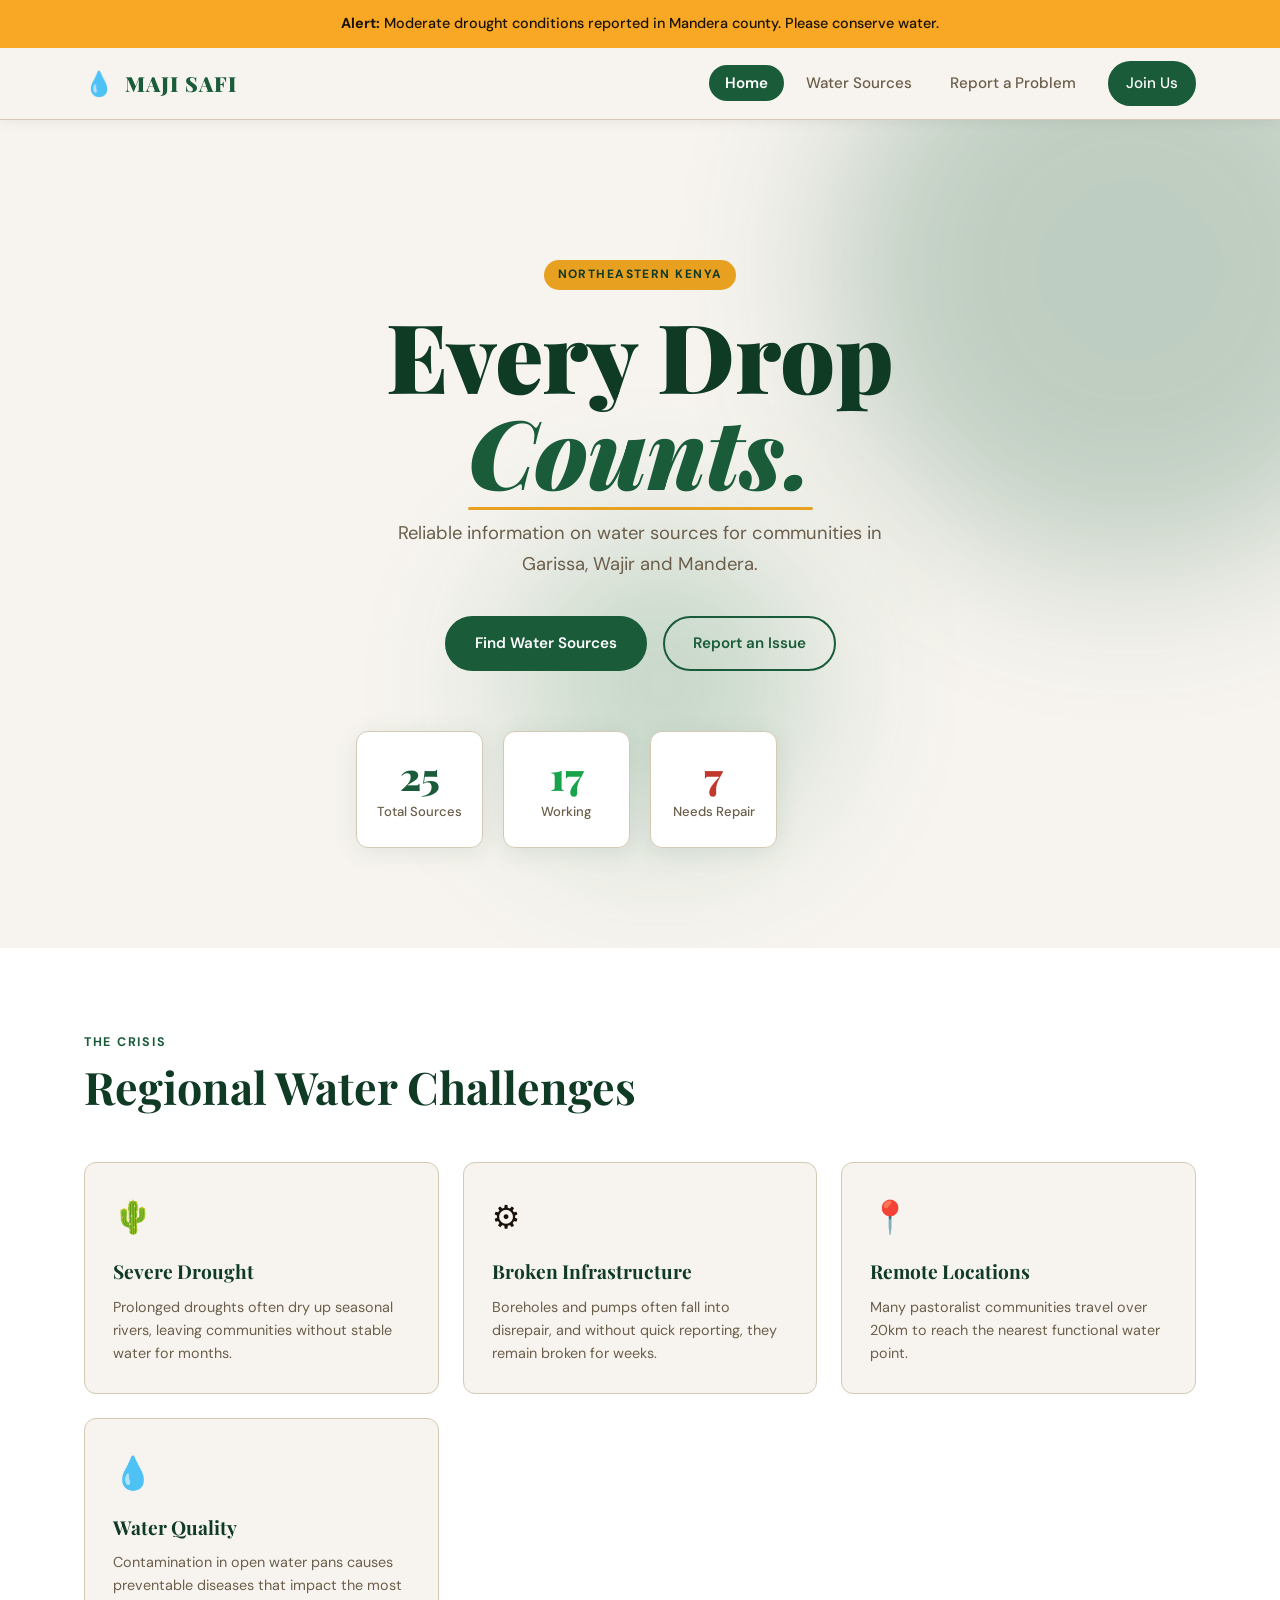
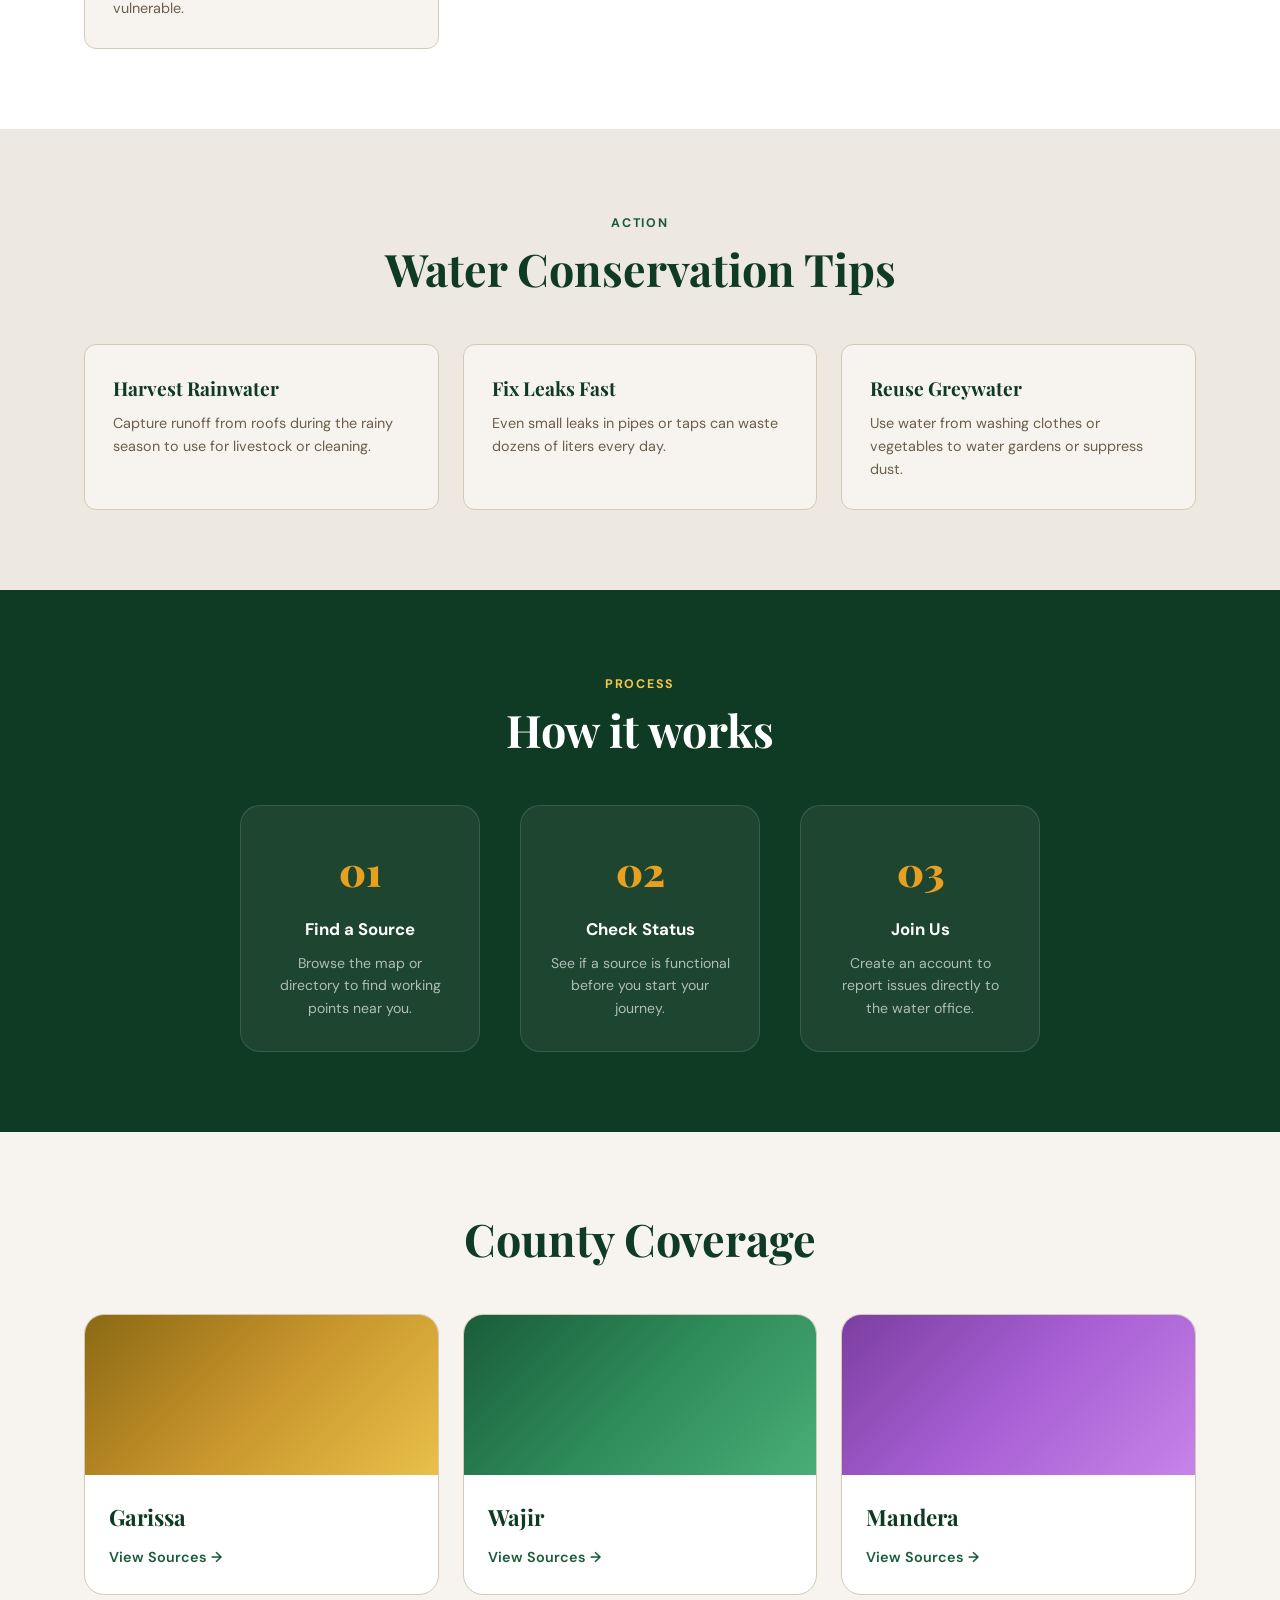
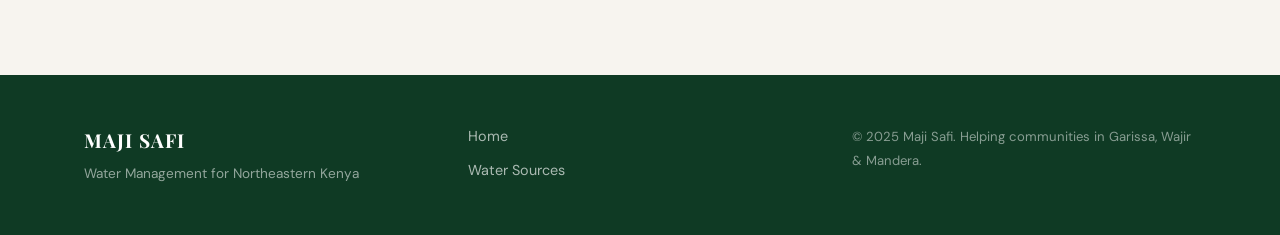
<file: index.html>
<!DOCTYPE html>
<html lang="en">
<head>
  <meta charset="UTF-8" />
  <meta name="viewport" content="width=device-width, initial-scale=1.0"/>
  <title>Maji Safi - Water Management</title>
  <link rel="stylesheet" href="style.css" />
  <link href="https://fonts.googleapis.com/css2?family=Playfair+Display:wght@700;900&family=DM+Sans:wght@300;400;500;600&display=swap" rel="stylesheet"/>
  <script src="auth.js"></script>
</head>
<body>

<div id="droughtAlert" style="display:none; padding: 12px; text-align: center; background: #f9a825; font-size: 0.9rem; font-weight: 500;"></div>

<nav class="navbar">
  <div class="nav-inner">
    <a href="index.html" class="logo">
      <span class="logo-drop">💧</span>
      <span>MAJI SAFI</span>
    </a>
    <button class="hamburger" id="hamburger" aria-label="Menu">
      <span></span><span></span><span></span>
    </button>
    <ul class="nav-links" id="navLinks">
    </ul>
  </div>
</nav>

<section class="hero">
  <div class="hero-bg">
    <div class="blob blob1"></div>
    <div class="blob blob3"></div>
  </div>
  <div class="hero-content">
    <span class="badge">Northeastern Kenya</span>
    <h1>Every Drop<br><em>Counts.</em></h1>
    <p class="hero-sub">Reliable information on water sources for communities in Garissa, Wajir and Mandera.</p>
    <div class="hero-cta" id="heroCta">
      <a href="source.html" class="btn btn-primary">Find Water Sources</a>
      <a href="signup.html" class="btn btn-outline">Join Us</a>
    </div>
  </div>
  <div class="hero-stats">
    <div class="stat-card">
      <span class="stat-num" id="totalSources">48</span>
      <span class="stat-label">Total Sources</span>
    </div>
    <div class="stat-card">
      <span class="stat-num working" id="workingSources">34</span>
      <span class="stat-label">Working</span>
    </div>
    <div class="stat-card">
      <span class="stat-num broken" id="brokenSources">14</span>
      <span class="stat-label">Needs Repair</span>
    </div>
  </div>
</section>

<section class="section challenges-section">
  <div class="container">
    <div class="section-header">
      <span class="section-tag">The Crisis</span>
      <h2>Regional Water Challenges</h2>
    </div>
    <div class="challenges-grid">
      <div class="challenge-card">
        <div class="challenge-icon">🌵</div>
        <h3>Severe Drought</h3>
        <p>Prolonged droughts often dry up seasonal rivers, leaving communities without stable water for months.</p>
      </div>
      <div class="challenge-card">
        <div class="challenge-icon">⚙️</div>
        <h3>Broken Infrastructure</h3>
        <p>Boreholes and pumps often fall into disrepair, and without quick reporting, they remain broken for weeks.</p>
      </div>
      <div class="challenge-card">
        <div class="challenge-icon">📍</div>
        <h3>Remote Locations</h3>
        <p>Many pastoralist communities travel over 20km to reach the nearest functional water point.</p>
      </div>
      <div class="challenge-card">
        <div class="challenge-icon">💧</div>
        <h3>Water Quality</h3>
        <p>Contamination in open water pans causes preventable diseases that impact the most vulnerable.</p>
      </div>
    </div>
  </div>
</section>

<section class="section" style="background: var(--surface2);">
  <div class="container">
    <div class="section-header center">
      <span class="section-tag">Action</span>
      <h2>Water Conservation Tips</h2>
    </div>
    <div class="challenges-grid">
      <div class="challenge-card">
        <h3>Harvest Rainwater</h3>
        <p>Capture runoff from roofs during the rainy season to use for livestock or cleaning.</p>
      </div>
      <div class="challenge-card">
        <h3>Fix Leaks Fast</h3>
        <p>Even small leaks in pipes or taps can waste dozens of liters every day.</p>
      </div>
      <div class="challenge-card">
        <h3>Reuse Greywater</h3>
        <p>Use water from washing clothes or vegetables to water gardens or suppress dust.</p>
      </div>
    </div>
  </div>
</section>

<section class="section how-section">
  <div class="container">
    <div class="section-header center">
      <span class="section-tag">Process</span>
      <h2>How it works</h2>
    </div>
    <div class="steps" style="justify-content: center; gap: 40px;">
      <div class="step">
        <div class="step-num">01</div>
        <h3>Find a Source</h3>
        <p>Browse the map or directory to find working points near you.</p>
      </div>
      <div class="step">
        <div class="step-num">02</div>
        <h3>Check Status</h3>
        <p>See if a source is functional before you start your journey.</p>
      </div>
      <div class="step">
        <div class="step-num">03</div>
        <h3>Join Us</h3>
        <p>Create an account to report issues directly to the water office.</p>
      </div>
    </div>
  </div>
</section>

<section class="section counties-section">
  <div class="container">
    <div class="section-header center">
      <h2>County Coverage</h2>
    </div>
    <div class="counties-grid">
      <a href="source.html?county=Garissa" class="county-card">
        <div class="county-visual garissa"></div>
        <div class="county-info">
          <h3>Garissa</h3>
          <span class="county-link">View Sources →</span>
        </div>
      </a>
      <a href="source.html?county=Wajir" class="county-card">
        <div class="county-visual wajir"></div>
        <div class="county-info">
          <h3>Wajir</h3>
          <span class="county-link">View Sources →</span>
        </div>
      </a>
      <a href="source.html?county=Mandera" class="county-card">
        <div class="county-visual mandera"></div>
        <div class="county-info">
          <h3>Mandera</h3>
          <span class="county-link">View Sources →</span>
        </div>
      </a>
    </div>
  </div>
</section>

<footer class="footer">
  <div class="container footer-inner">
    <div class="footer-brand">
      <strong>MAJI SAFI</strong>
      <p>Water Management for Northeastern Kenya</p>
    </div>
    <div class="footer-links">
      <a href="index.html">Home</a>
      <a href="source.html">Water Sources</a>
    </div>
    <div class="footer-note">
      <p>© 2025 Maji Safi. Helping communities in Garissa, Wajir & Mandera.</p>
    </div>
  </div>
</footer>

<script src="main.js"></script>
</body>
</html>
</file>
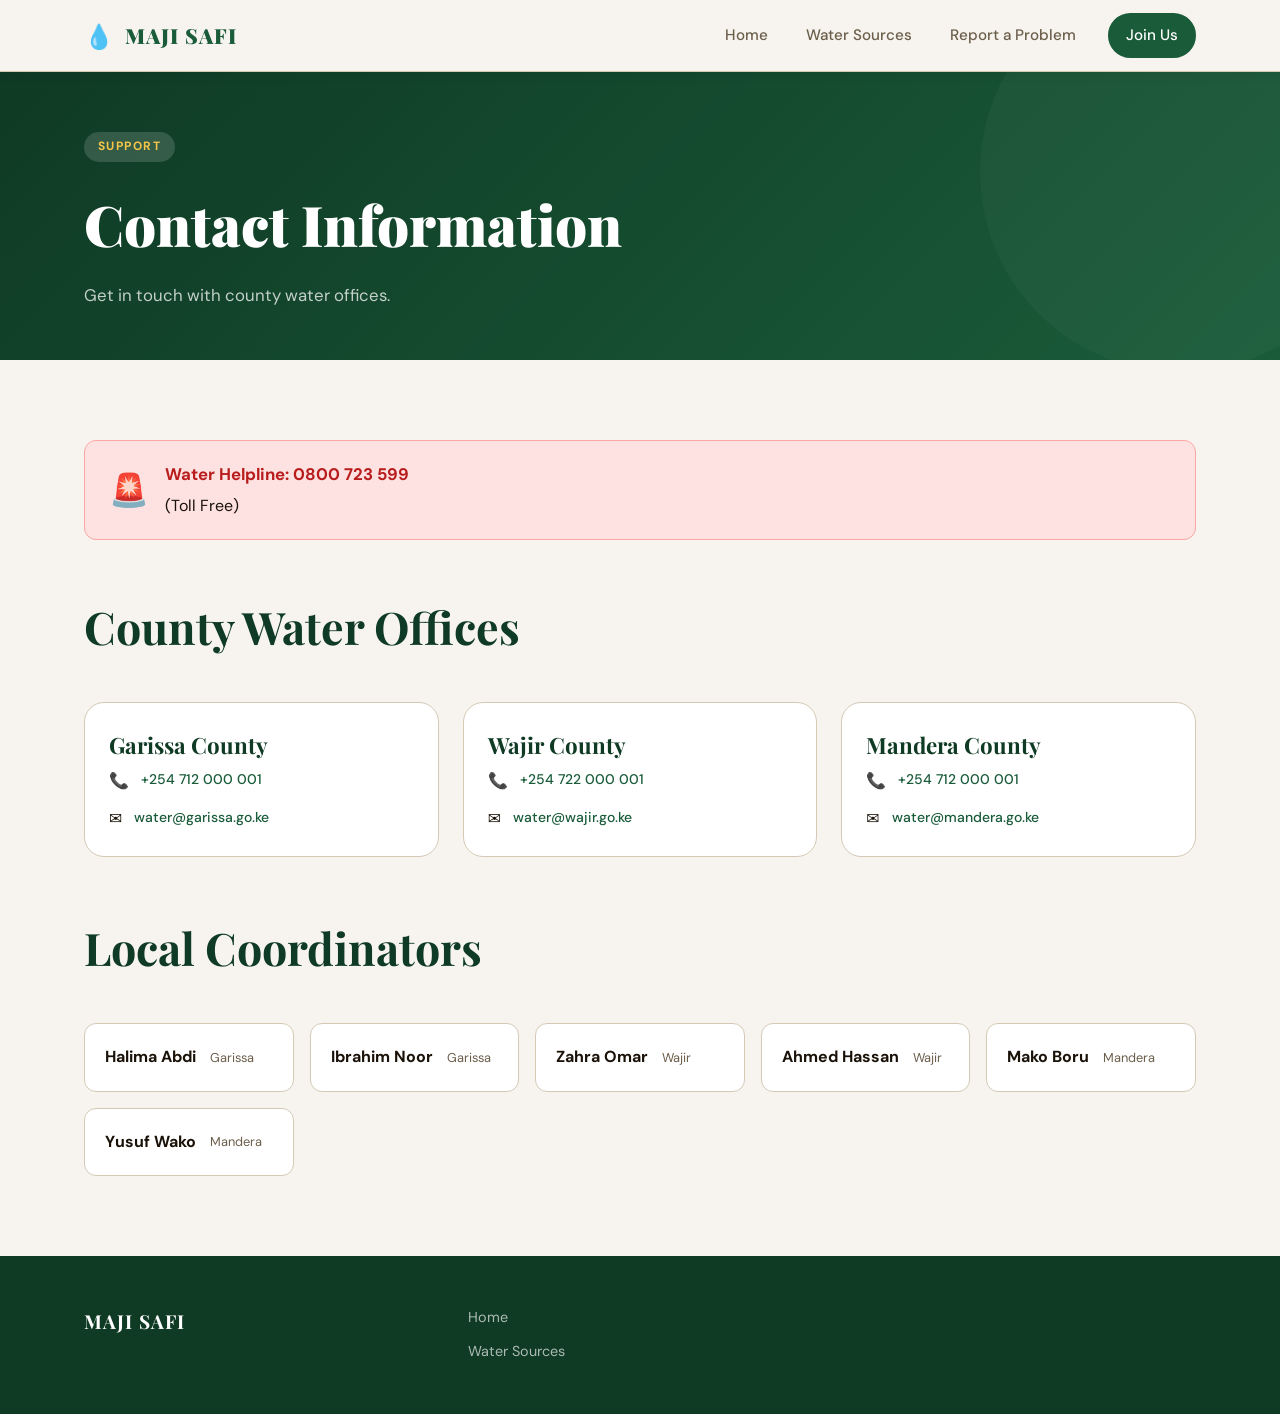
<file: contact.html>
<!DOCTYPE html>
<html lang="en">
<head>
  <meta charset="UTF-8"/>
  <meta name="viewport" content="width=device-width, initial-scale=1.0"/>
  <title>Contact - Maji Safi</title>
  <link rel="stylesheet" href="style.css"/>
  <link href="https://fonts.googleapis.com/css2?family=Playfair+Display:wght@700;900&family=DM+Sans:wght@300;400;500;600&display=swap" rel="stylesheet"/>
  <script src="auth.js"></script>
</head>
<body>

<nav class="navbar">
  <div class="nav-inner">
    <a href="index.html" class="logo">
      <span class="logo-drop">💧</span>
      <span>MAJI SAFI</span>
    </a>
    <button class="hamburger" id="hamburger" aria-label="Menu">
      <span></span><span></span><span></span>
    </button>
    <ul class="nav-links" id="navLinks">
    </ul>
  </div>
</nav>

<div class="page-hero">
  <div class="container">
    <span class="badge">Support</span>
    <h1>Contact Information</h1>
    <p>Get in touch with county water offices.</p>
  </div>
</div>

<section class="section">
  <div class="container">

    <div class="emergency-banner">
      <span class="emergency-icon">🚨</span>
      <div>
        <strong>Water Helpline: 0800 723 599</strong> (Toll Free)
      </div>
    </div>

    <div class="section-header">
      <h2>County Water Offices</h2>
    </div>

    <div class="offices-grid">
      <div class="office-card">
        <div class="office-body">
          <h3>Garissa County</h3>
          <div class="contact-list">
            <div class="contact-item"><span>📞</span><div><a href="tel:+254712000001">+254 712 000 001</a></div></div>
            <div class="contact-item"><span>✉️</span><div><a href="mailto:water@garissa.go.ke">water@garissa.go.ke</a></div></div>
          </div>
        </div>
      </div>

      <div class="office-card">
        <div class="office-body">
          <h3>Wajir County</h3>
          <div class="contact-list">
            <div class="contact-item"><span>📞</span><div><a href="tel:+254722000001">+254 722 000 001</a></div></div>
            <div class="contact-item"><span>✉️</span><div><a href="mailto:water@wajir.go.ke">water@wajir.go.ke</a></div></div>
          </div>
        </div>
      </div>

      <div class="office-card">
        <div class="office-body">
          <h3>Mandera County</h3>
          <div class="contact-list">
             <div class="contact-item"><span>📞</span><div><a href="tel:+254712000001">+254 712 000 001</a></div></div>
            <div class="contact-item"><span>✉️</span><div><a href="mailto:water@mandera.go.ke">water@mandera.go.ke</a></div></div>
          </div>
        </div>
      </div>
    </div>

    <div class="section-header mt-section">
      <h2>Local Coordinators</h2>
    </div>

    <div class="coordinators-grid" style="grid-template-columns: repeat(auto-fill, minmax(200px, 1fr));">
      <div class="coordinator-card"><h4>Halima Abdi</h4><span class="coord-county">Garissa</span></div>
      <div class="coordinator-card"><h4>Ibrahim Noor</h4><span class="coord-county">Garissa</span></div>
      <div class="coordinator-card"><h4>Zahra Omar</h4><span class="coord-county">Wajir</span></div>
      <div class="coordinator-card"><h4>Ahmed Hassan</h4><span class="coord-county">Wajir</span></div>
      <div class="coordinator-card"><h4>Mako Boru</h4><span class="coord-county">Mandera</span></div>
      <div class="coordinator-card"><h4>Yusuf Wako</h4><span class="coord-county">Mandera</span></div>
    </div>

  </div>
</section>

<footer class="footer">
  <div class="container footer-inner">
    <div class="footer-brand">
      <strong>MAJI SAFI</strong>
    </div>
    <div class="footer-links">
      <a href="index.html">Home</a>
      <a href="source.html">Water Sources</a>
    </div>
  </div>
</footer>

<script src="main.js"></script>
</body>
</html>
</file>
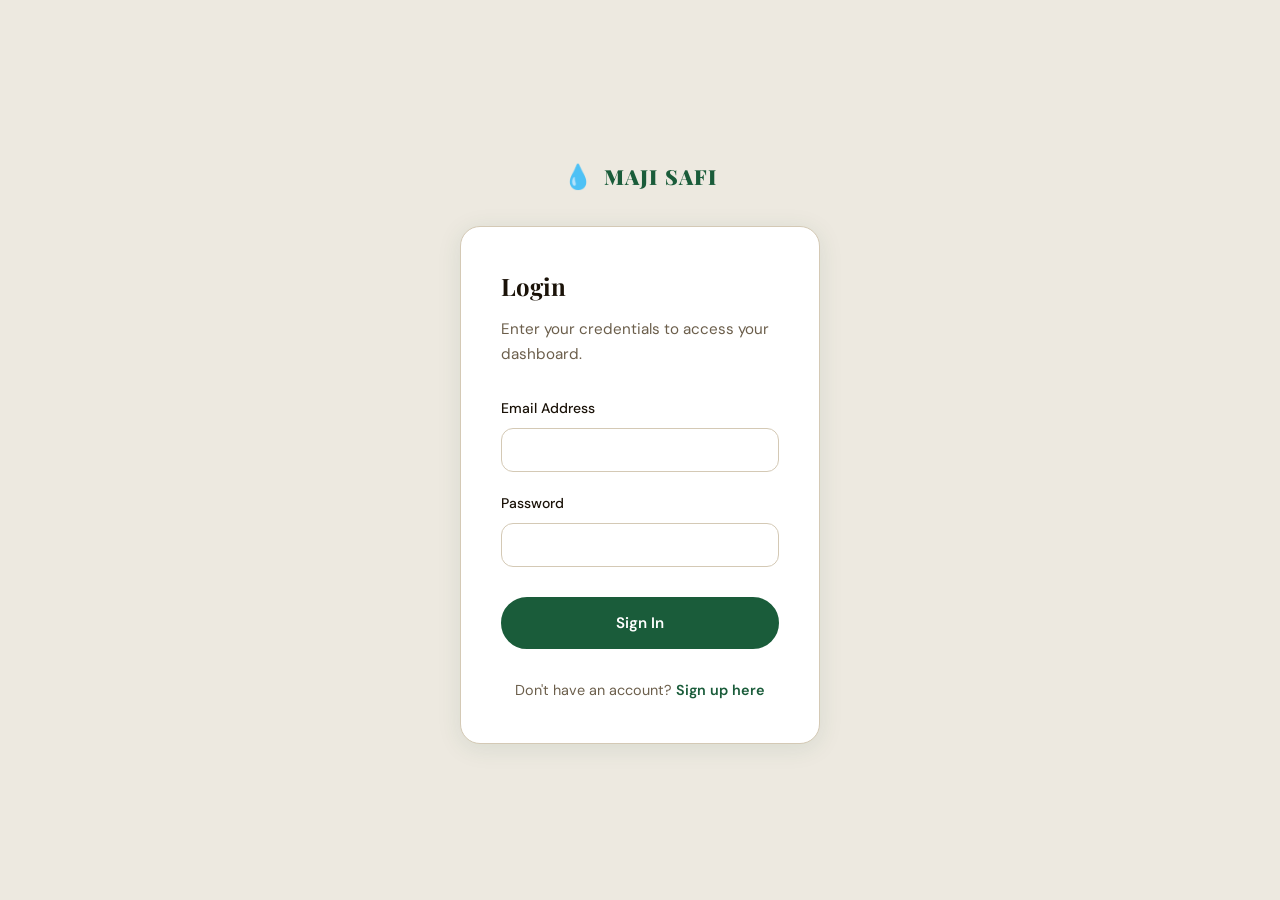
<file: dashboard.html>
<!DOCTYPE html>
<html lang="en">
<head>
  <meta charset="UTF-8"/>
  <meta name="viewport" content="width=device-width, initial-scale=1.0"/>
  <title>Dashboard - Maji Safi</title>
  <link rel="stylesheet" href="style.css"/>
  <link href="https://fonts.googleapis.com/css2?family=Playfair+Display:wght@700;900&family=DM+Sans:wght@300;400;500;600&display=swap" rel="stylesheet"/>
</head>
<body>

<script src="auth.js"></script>
<script>requireAuth('user');</script>

<nav class="navbar">
  <div class="nav-inner">
    <a href="dashboard.html" class="logo">
      <span class="logo-drop">💧</span>
      <span>MAJI SAFI</span>
    </a>
    <button class="hamburger" id="hamburger" aria-label="Menu">
      <span></span><span></span><span></span>
    </button>
    <ul class="nav-links" id="navLinks">
    </ul>
  </div>
</nav>

<section class="user-welcome">
  <div class="container">
    <div style="display:flex; justify-content:space-between; align-items:flex-end;">
      <div>
        <span class="badge" id="userCounty"></span>
        <h1 id="welcomeText">Dashboard</h1>
        <p>Access your water reports and county updates here.</p>
      </div>
    </div>
  </div>
</section>

<section class="section">
  <div class="container user-grid">
    <div class="user-main-card">
      <div class="card-title">
        <span>Recent Reports</span>
        <a href="report.html" class="btn btn-primary btn-sm">+ New Report</a>
      </div>
      <div id="userReportsList">
      </div>
    </div>

    <div class="user-side-card">
      <div class="card-title">My Profile</div>
      <div class="contact-list">
        <div class="contact-item">
          <span>📧</span>
          <div>
            <strong>Email</strong>
            <p id="userEmail"></p>
          </div>
        </div>
        <div class="contact-item">
          <span>📍</span>
          <div>
            <strong>County</strong>
            <p id="profileCounty"></p>
          </div>
        </div>
      </div>
      <hr style="margin:20px 0; border:0; border-top:1px solid var(--border);">
      <p style="font-size:0.85rem; color:var(--text-muted);">Reports are sent to the <span id="countyName"></span> Water Office.</p>
    </div>
  </div>
</section>

<script src="userDashboard.js"></script>
</body>
</html>
</file>
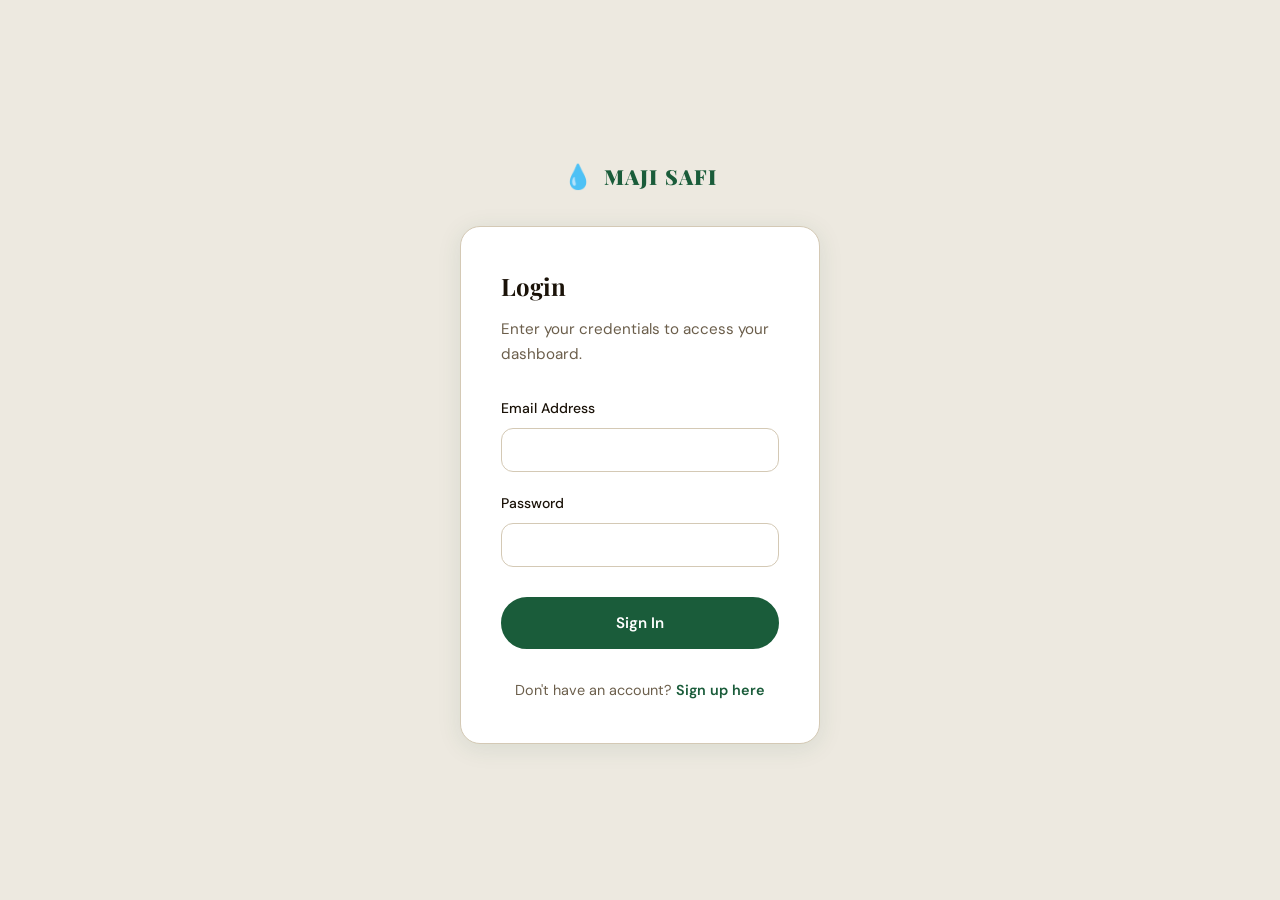
<file: login.html>
<!DOCTYPE html>
<html lang="en">
<head>
  <meta charset="UTF-8" />
  <meta name="viewport" content="width=device-width, initial-scale=1.0"/>
  <title>Login - Maji Safi</title>
  <link rel="stylesheet" href="style.css" />
  <link href="https://fonts.googleapis.com/css2?family=Playfair+Display:wght@700;900&family=DM+Sans:wght@300;400;500;600&display=swap" rel="stylesheet"/>
  <script src="auth.js"></script>
</head>
<body style="background: var(--surface2); height: 100vh; display: flex; align-items: center; justify-content: center;">

<div style="width: 100%; max-width: 400px; padding: 20px;">
  <div style="text-align: center; margin-bottom: 30px;">
    <a href="index.html" class="logo" style="justify-content: center;">
      <span class="logo-drop">💧</span>
      <span>MAJI SAFI</span>
    </a>
  </div>

  <div style="background: var(--white); border-radius: var(--radius-lg); padding: 40px; box-shadow: var(--shadow); border: 1px solid var(--border);">
    <h2 style="font-family: var(--font-display); margin-bottom: 10px;">Login</h2>
    <p style="color: var(--text-muted); margin-bottom: 30px; font-size: 0.95rem;">Enter your credentials to access your dashboard.</p>

    <form id="loginForm">
      <div class="form-group" style="margin-bottom: 20px;">
        <label for="email" style="display: block; margin-bottom: 8px; font-weight: 500;">Email Address</label>
        <input type="email" id="email" class="form-control" required style="width: 100%; padding: 12px; border: 1px solid var(--border); border-radius: var(--radius);">
      </div>

      <div class="form-group" style="margin-bottom: 30px;">
        <label for="password" style="display: block; margin-bottom: 8px; font-weight: 500;">Password</label>
        <input type="password" id="password" class="form-control" required style="width: 100%; padding: 12px; border: 1px solid var(--border); border-radius: var(--radius);">
      </div>

      <button type="submit" class="btn btn-primary btn-block" style="padding: 14px;">Sign In</button>
    </form>

    <div style="margin-top: 30px; text-align: center; font-size: 0.9rem; color: var(--text-muted);">
      Don't have an account? <a href="signup.html" style="color: var(--primary); font-weight: 600;">Sign up here</a>
    </div>
  </div>
</div>

<script src="login.js"></script>
</body>
</html>
</file>
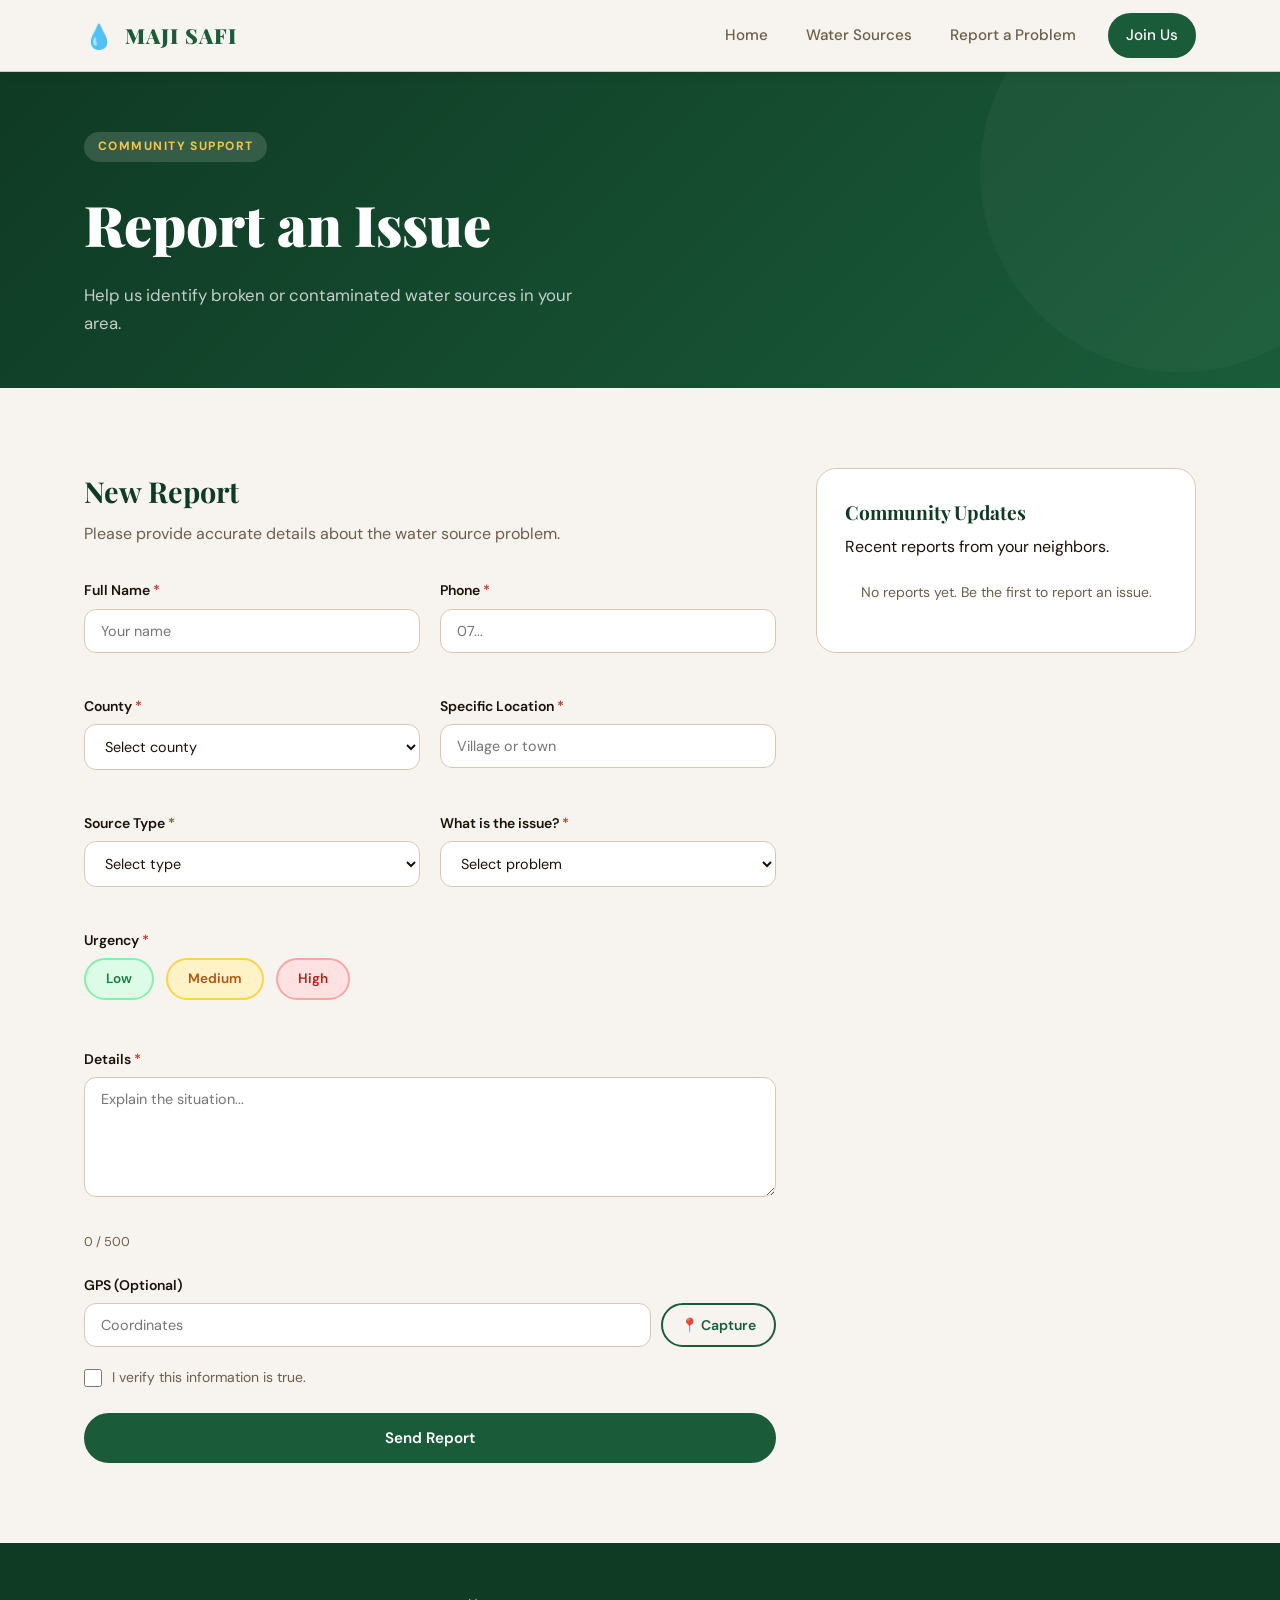
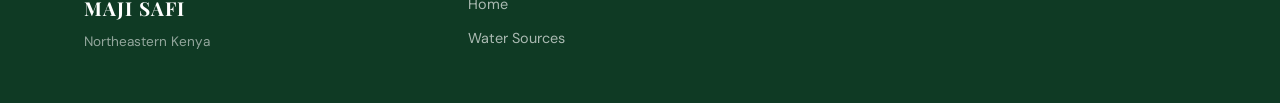
<file: report.html>
<!DOCTYPE html>
<html lang="en">
<head>
  <meta charset="UTF-8"/>
  <meta name="viewport" content="width=device-width, initial-scale=1.0"/>
  <title>Report Issue - Maji Safi</title>
  <link rel="stylesheet" href="style.css"/>
  <link href="https://fonts.googleapis.com/css2?family=Playfair+Display:wght@700;900&family=DM+Sans:wght@300;400;500;600&display=swap" rel="stylesheet"/>
  <script src="auth.js"></script>
</head>
<body>

<nav class="navbar">
  <div class="nav-inner">
    <a href="index.html" class="logo">
      <span class="logo-drop">💧</span>
      <span>MAJI SAFI</span>
    </a>
    <button class="hamburger" id="hamburger" aria-label="Menu">
      <span></span><span></span><span></span>
    </button>
    <ul class="nav-links" id="navLinks">
    </ul>
  </div>
</nav>

<div class="page-hero">
  <div class="container">
    <span class="badge">Community Support</span>
    <h1>Report an Issue</h1>
    <p>Help us identify broken or contaminated water sources in your area.</p>
  </div>
</div>

<section class="section">
  <div class="container report-layout">

    <div class="report-form-wrap">
      <h2>New Report</h2>
      <p class="form-intro">Please provide accurate details about the water source problem.</p>

      <form id="reportForm" novalidate>
        <div class="form-row">
          <div class="form-group">
            <label for="reporterName">Full Name <span class="req">*</span></label>
            <input type="text" id="reporterName" name="reporterName" placeholder="Your name"/>
            <span class="field-error" id="err-reporterName"></span>
          </div>
          <div class="form-group">
            <label for="reporterPhone">Phone <span class="req">*</span></label>
            <input type="tel" id="reporterPhone" name="reporterPhone" placeholder="07..."/>
            <span class="field-error" id="err-reporterPhone"></span>
          </div>
        </div>

        <div class="form-row">
          <div class="form-group">
            <label for="county">County <span class="req">*</span></label>
            <select id="county" name="county">
              <option value="">Select county</option>
              <option value="Garissa">Garissa</option>
              <option value="Wajir">Wajir</option>
              <option value="Mandera">Mandera</option>
            </select>
            <span class="field-error" id="err-county"></span>
          </div>
          <div class="form-group">
            <label for="location">Specific Location <span class="req">*</span></label>
            <input type="text" id="location" name="location" placeholder="Village or town"/>
            <span class="field-error" id="err-location"></span>
          </div>
        </div>

        <div class="form-row">
          <div class="form-group">
            <label for="sourceType">Source Type <span class="req">*</span></label>
            <select id="sourceType" name="sourceType">
              <option value="">Select type</option>
              <option>Borehole</option>
              <option>Hand Pump</option>
              <option>Open Well</option>
              <option>Water Pan</option>
              <option>Piped Water</option>
              <option>Other</option>
            </select>
            <span class="field-error" id="err-sourceType"></span>
          </div>
          <div class="form-group">
            <label for="issueType">What is the issue? <span class="req">*</span></label>
            <select id="issueType" name="issueType">
              <option value="">Select problem</option>
              <option>Pump broken</option>
              <option>Dried up</option>
              <option>Contaminated</option>
              <option>Vandalism</option>
              <option>Structural damage</option>
              <option>Other</option>
            </select>
            <span class="field-error" id="err-issueType"></span>
          </div>
        </div>

        <div class="form-group">
          <label>Urgency <span class="req">*</span></label>
          <div class="severity-options" id="severityOptions">
            <label class="severity-opt">
              <input type="radio" name="severity" value="Low"/>
              <span class="sev-badge sev-low">Low</span>
            </label>
            <label class="severity-opt">
              <input type="radio" name="severity" value="Medium"/>
              <span class="sev-badge sev-med">Medium</span>
            </label>
            <label class="severity-opt">
              <input type="radio" name="severity" value="High"/>
              <span class="sev-badge sev-high">High</span>
            </label>
          </div>
          <span class="field-error" id="err-severity"></span>
        </div>

        <div class="form-group">
          <label for="description">Details <span class="req">*</span></label>
          <textarea id="description" name="description" rows="4" placeholder="Explain the situation..."></textarea>
          <span class="field-error" id="err-description"></span>
          <small id="charCount">0 / 500</small>
        </div>

        <div class="form-group">
          <label for="gpsCoords">GPS (Optional)</label>
          <div class="gps-row">
            <input type="text" id="gpsCoords" name="gpsCoords" placeholder="Coordinates" readonly/>
            <button type="button" class="btn btn-outline btn-sm" id="getGPS">📍 Capture</button>
          </div>
          <small id="gpsStatus"></small>
        </div>

        <div class="form-check">
          <input type="checkbox" id="consent" name="consent"/>
          <label for="consent">I verify this information is true.</label>
          <span class="field-error" id="err-consent"></span>
        </div>

        <button type="submit" class="btn btn-primary btn-block">Send Report</button>
      </form>
    </div>

    <div class="report-sidebar">
      <h3>Community Updates</h3>
      <p>Recent reports from your neighbors.</p>
      <div id="recentReports">
      </div>
      <button class="btn btn-outline btn-sm btn-block mt-1" id="clearReports" style="display:none;">Clear Logs (Admin)</button>
    </div>

  </div>
</section>

<div class="modal-overlay" id="successModal" style="display:none;">
  <div class="modal">
    <div class="modal-icon">✅</div>
    <h3>Thanks!</h3>
    <p>Your report has been received and given ID: <span id="reportRefId"></span></p>
    <div class="modal-actions">
      <button class="btn btn-primary" onclick="closeModal()">OK</button>
    </div>
  </div>
</div>

<footer class="footer">
  <div class="container footer-inner">
    <div class="footer-brand">
      <strong>MAJI SAFI</strong>
      <p>Northeastern Kenya</p>
    </div>
    <div class="footer-links">
      <a href="index.html">Home</a>
      <a href="source.html">Water Sources</a>
    </div>
  </div>
</footer>

<script src="main.js"></script>
<script src="report.js"></script>
</body>
</html>
</file>
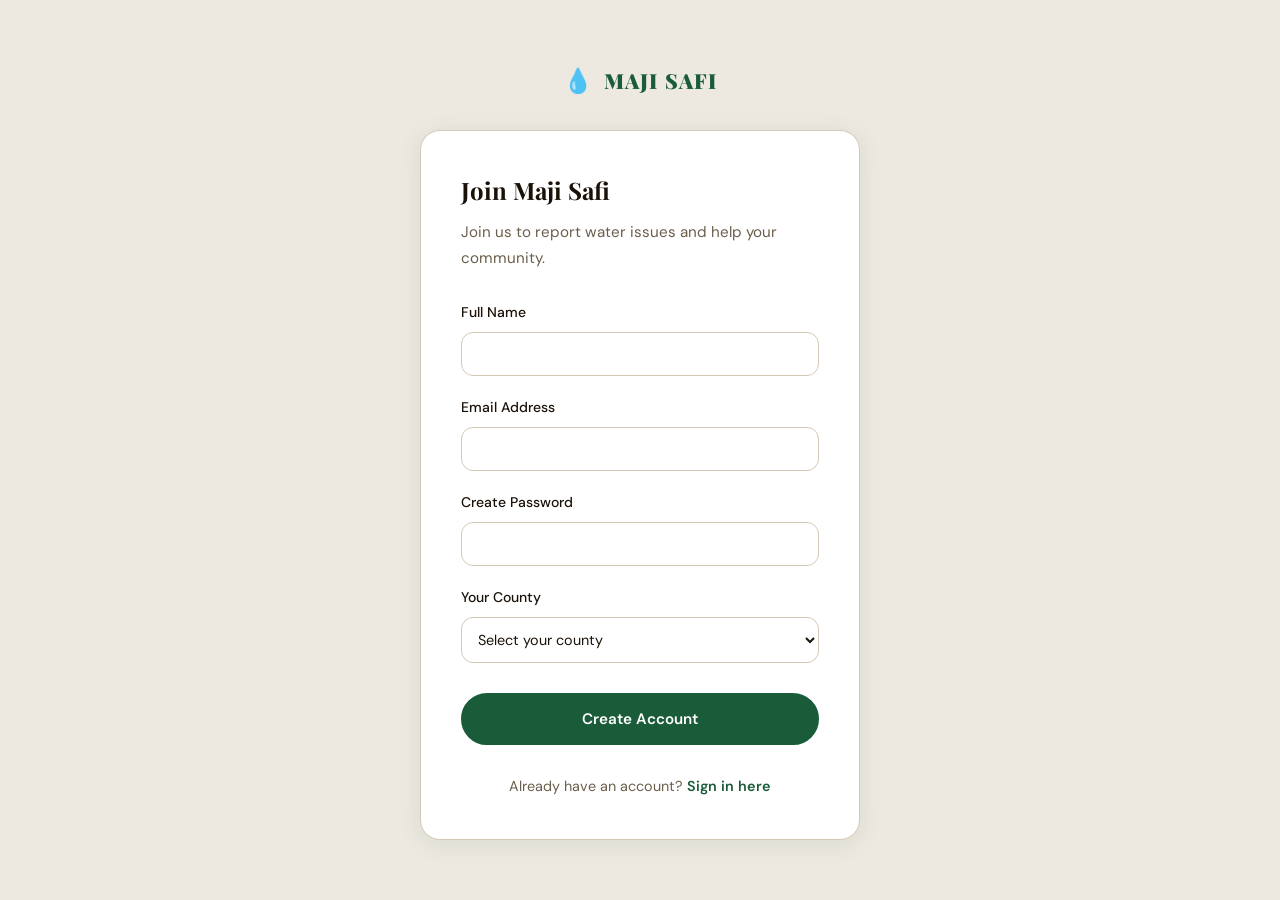
<file: signup.html>
<!DOCTYPE html>
<html lang="en">
<head>
  <meta charset="UTF-8" />
  <meta name="viewport" content="width=device-width, initial-scale=1.0"/>
  <title>Sign Up - Maji Safi</title>
  <link rel="stylesheet" href="style.css" />
  <link href="https://fonts.googleapis.com/css2?family=Playfair+Display:wght@700;900&family=DM+Sans:wght@300;400;500;600&display=swap" rel="stylesheet"/>
  <script src="auth.js"></script>
</head>
<body style="background: var(--surface2); min-height: 100vh; display: flex; align-items: center; justify-content: center; padding: 40px 0;">

<div style="width: 100%; max-width: 480px; padding: 20px;">
  <div style="text-align: center; margin-bottom: 30px;">
    <a href="index.html" class="logo" style="justify-content: center;">
      <span class="logo-drop">💧</span>
      <span>MAJI SAFI</span>
    </a>
  </div>

  <div style="background: var(--white); border-radius: var(--radius-lg); padding: 40px; box-shadow: var(--shadow); border: 1px solid var(--border);">
    <h2 style="font-family: var(--font-display); margin-bottom: 10px;">Join Maji Safi</h2>
    <p style="color: var(--text-muted); margin-bottom: 30px; font-size: 0.95rem;">Join us to report water issues and help your community.</p>

    <form id="signupForm">
      <div class="form-group" style="margin-bottom: 20px;">
        <label for="name" style="display: block; margin-bottom: 8px; font-weight: 500;">Full Name</label>
        <input type="text" id="name" class="form-control" required style="width: 100%; padding: 12px; border: 1px solid var(--border); border-radius: var(--radius);">
      </div>

      <div class="form-group" style="margin-bottom: 20px;">
        <label for="email" style="display: block; margin-bottom: 8px; font-weight: 500;">Email Address</label>
        <input type="email" id="email" class="form-control" required style="width: 100%; padding: 12px; border: 1px solid var(--border); border-radius: var(--radius);">
      </div>

      <div class="form-group" style="margin-bottom: 20px;">
        <label for="password" style="display: block; margin-bottom: 8px; font-weight: 500;">Create Password</label>
        <input type="password" id="password" class="form-control" required style="width: 100%; padding: 12px; border: 1px solid var(--border); border-radius: var(--radius);">
      </div>

      <div class="form-group" style="margin-bottom: 30px;">
        <label for="county" style="display: block; margin-bottom: 8px; font-weight: 500;">Your County</label>
        <select id="county" class="form-control" required style="width: 100%; padding: 12px; border: 1px solid var(--border); border-radius: var(--radius); background: white;">
          <option value="">Select your county</option>
          <option value="Garissa">Garissa</option>
          <option value="Wajir">Wajir</option>
          <option value="Mandera">Mandera</option>
        </select>
      </div>

      <button type="submit" class="btn btn-primary btn-block" style="padding: 14px;">Create Account</button>
    </form>

    <div style="margin-top: 30px; text-align: center; font-size: 0.9rem; color: var(--text-muted);">
      Already have an account? <a href="login.html" style="color: var(--primary); font-weight: 600;">Sign in here</a>
    </div>
  </div>
</div>

<script src="signup.js"></script>
</body>
</html>
</file>
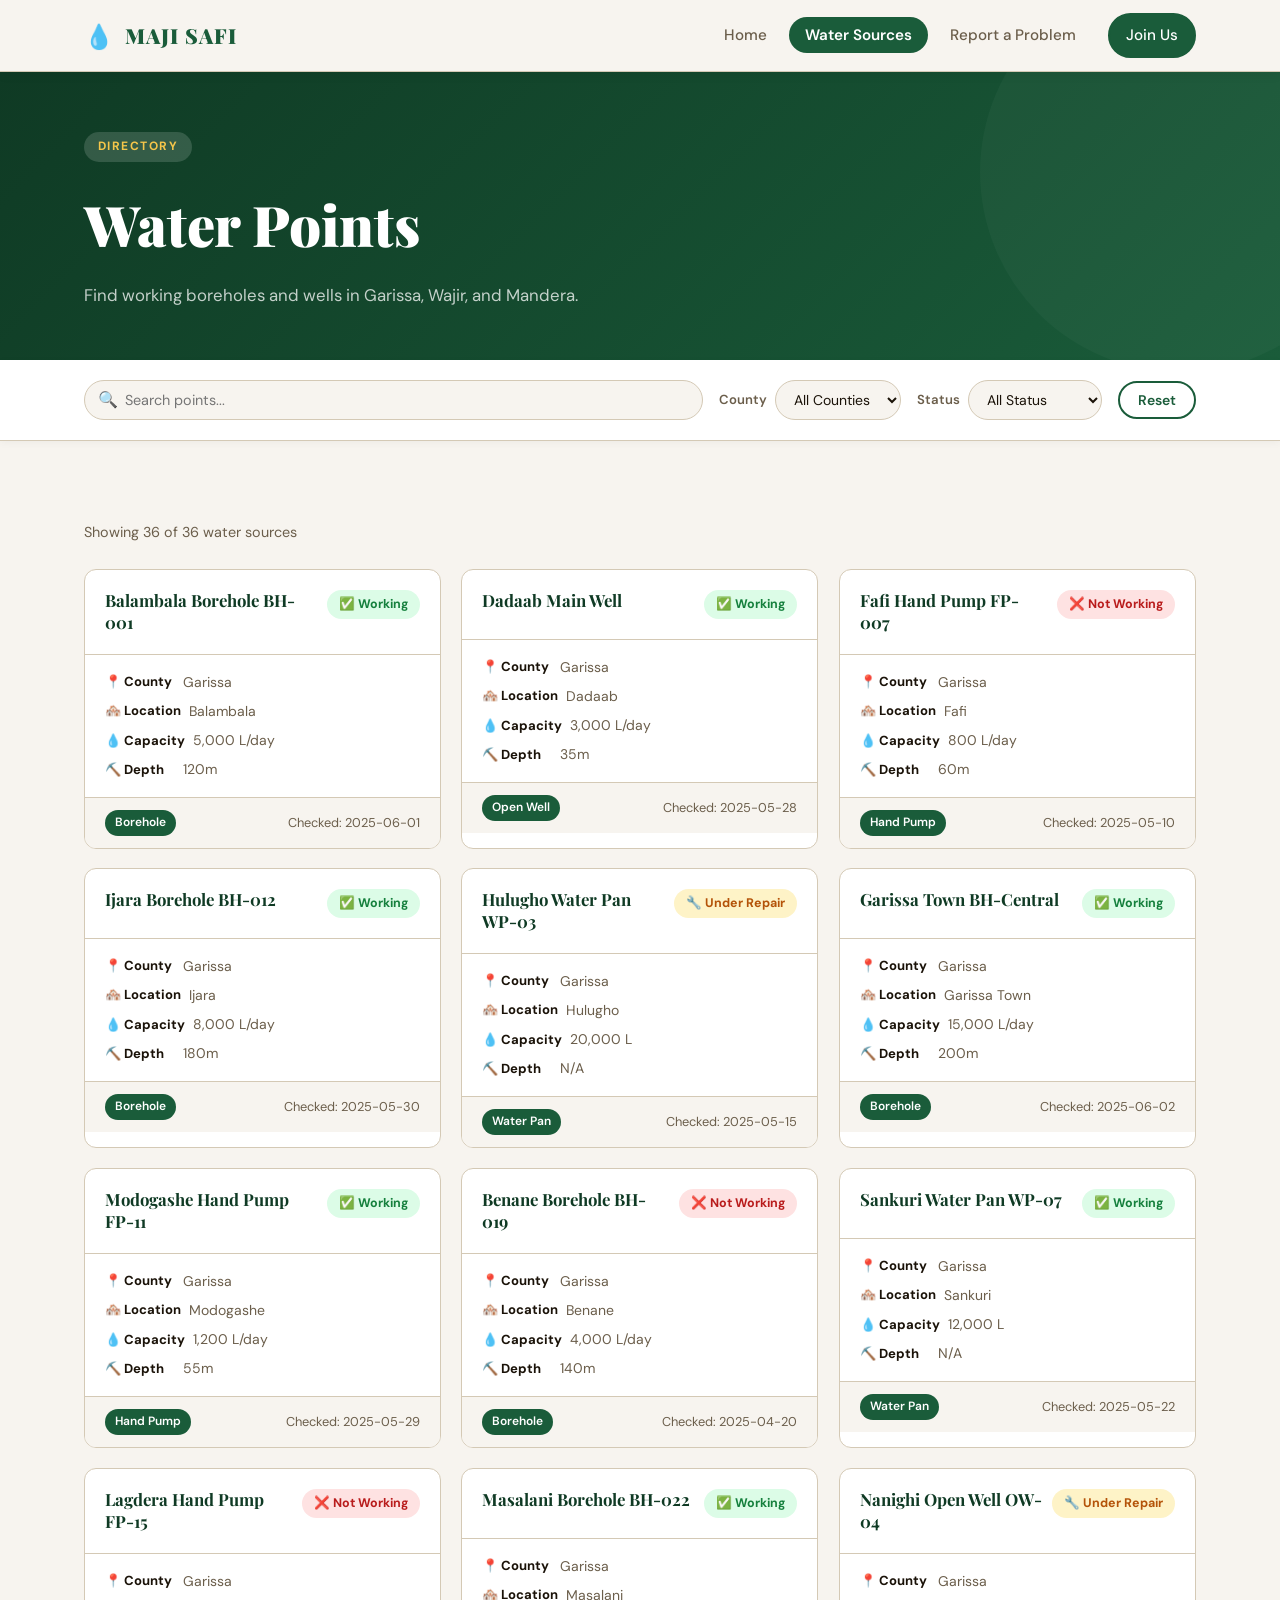
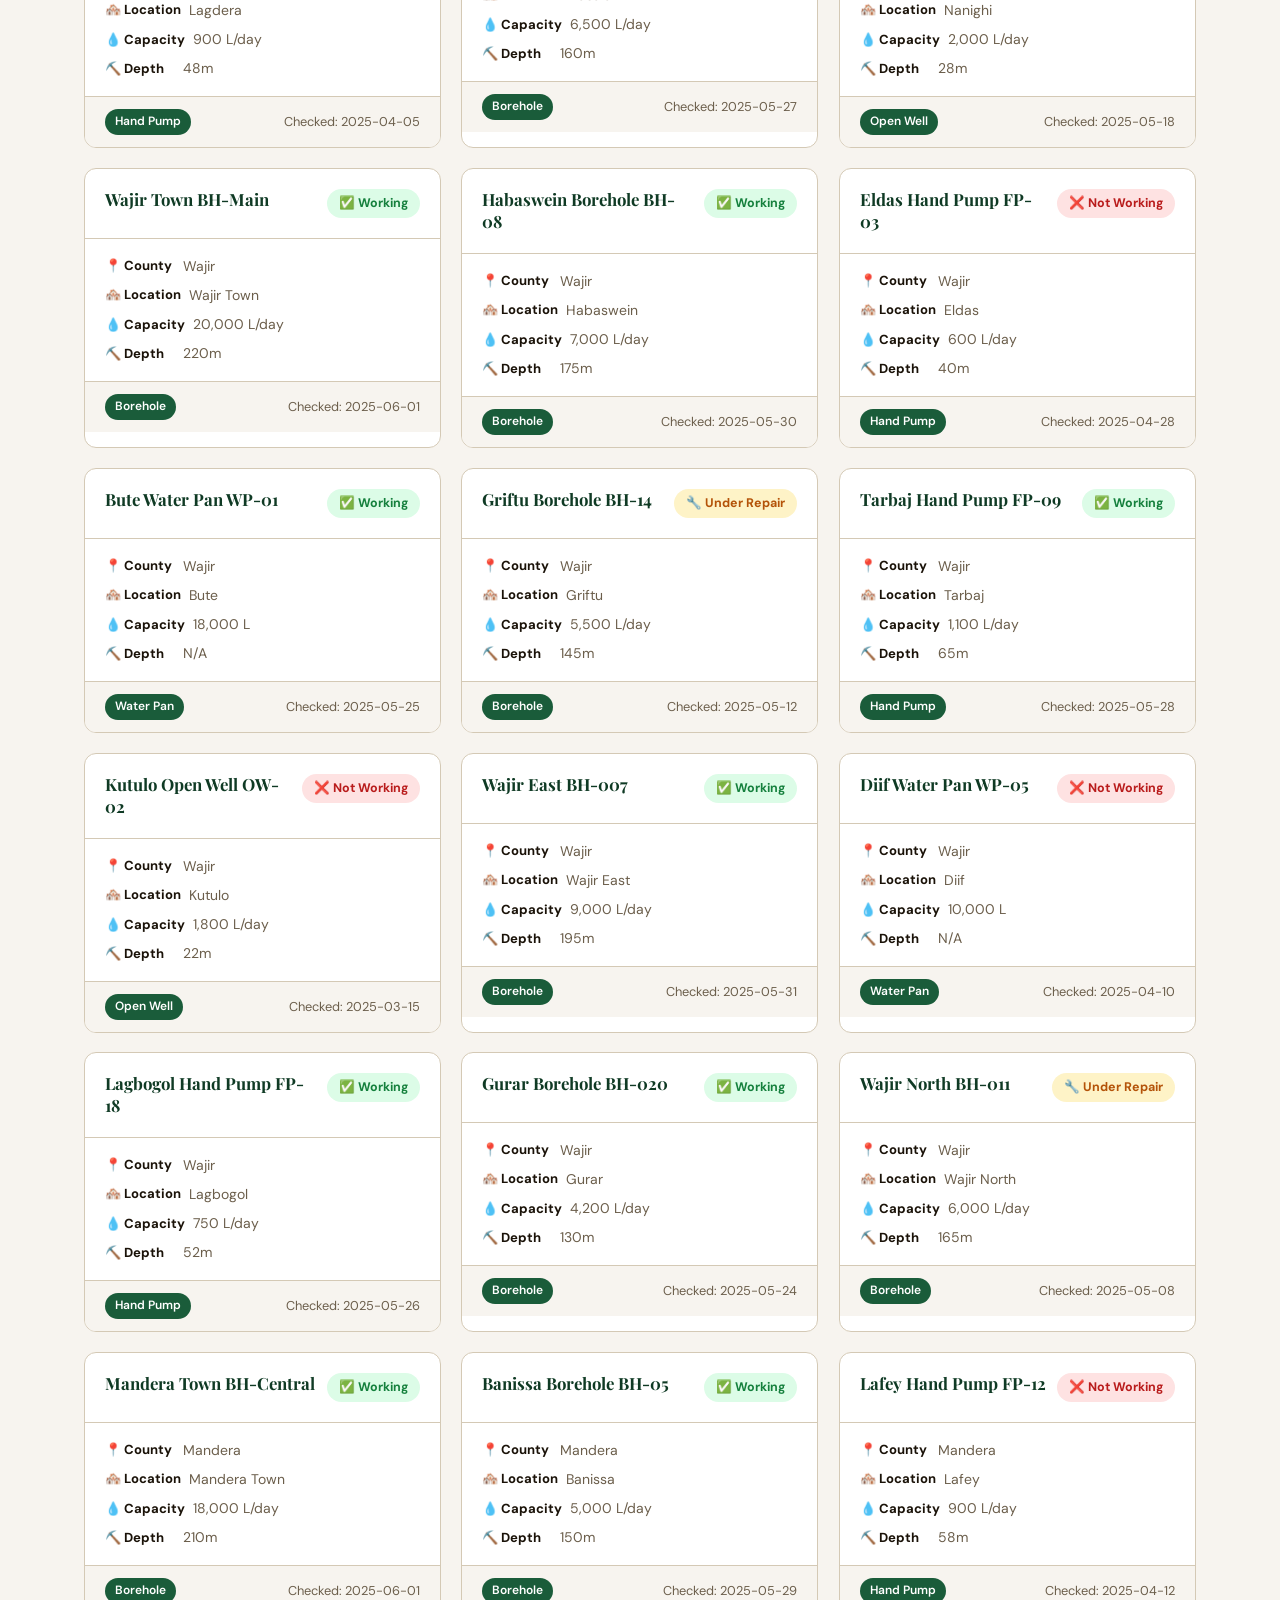
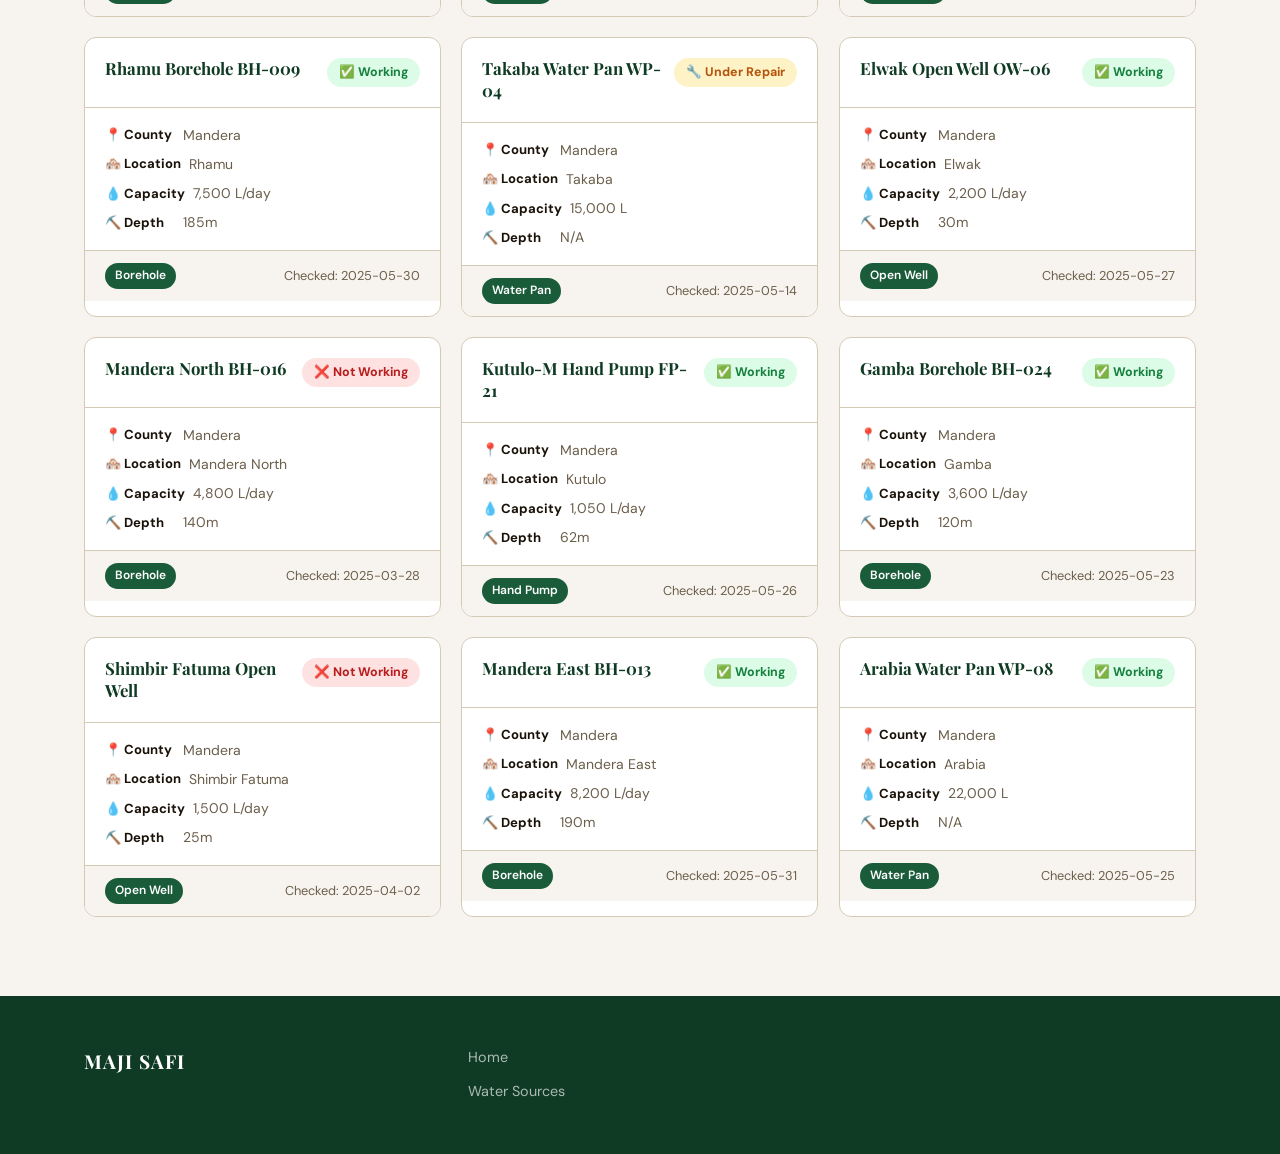
<file: source.html>
<!DOCTYPE html>
<html lang="en">
<head>
  <meta charset="UTF-8"/>
  <meta name="viewport" content="width=device-width, initial-scale=1.0"/>
  <title>Boreholes - Maji Safi</title>
  <link rel="stylesheet" href="style.css"/>
  <link href="https://fonts.googleapis.com/css2?family=Playfair+Display:wght@700;900&family=DM+Sans:wght@300;400;500;600&display=swap" rel="stylesheet"/>
  <script src="auth.js"></script>
</head>
<body>

<nav class="navbar">
  <div class="nav-inner">
    <a href="index.html" class="logo">
      <span class="logo-drop">💧</span>
      <span>MAJI SAFI</span>
    </a>
    <button class="hamburger" id="hamburger" aria-label="Menu">
      <span></span><span></span><span></span>
    </button>
    <ul class="nav-links" id="navLinks">
    </ul>
  </div>
</nav>

<div class="page-hero">
  <div class="container">
    <span class="badge">Directory</span>
    <h1>Water Points</h1>
    <p>Find working boreholes and wells in Garissa, Wajir, and Mandera.</p>
  </div>
</div>

<section class="filters-bar">
  <div class="container">
    <div class="search-wrap">
      <span class="search-icon">🔍</span>
      <input type="text" id="searchInput" placeholder="Search points..." class="search-input"/>
    </div>
    <div class="filter-group">
      <label>County</label>
      <select id="filterCounty" class="filter-select">
        <option value="">All Counties</option>
        <option value="Garissa">Garissa</option>
        <option value="Wajir">Wajir</option>
        <option value="Mandera">Mandera</option>
      </select>
    </div>
    <div class="filter-group">
      <label>Status</label>
      <select id="filterStatus" class="filter-select">
        <option value="">All Status</option>
        <option value="Working">Working</option>
        <option value="Not Working">Not Working</option>
        <option value="Under Repair">Under Repair</option>
      </select>
    </div>
    <button class="btn btn-outline btn-sm" id="clearFilters">Reset</button>
  </div>
</section>

<section class="section">
  <div class="container">
    <div class="results-meta">
      <p id="resultsCount">Checking sources...</p>
    </div>
    <div class="sources-grid" id="sourcesGrid"></div>
    <div class="empty-state" id="emptyState" style="display:none;">
      <p>No results found for these filters.</p>
      <button class="btn btn-outline btn-sm" onclick="clearAllFilters()">Clear Filters</button>
    </div>
  </div>
</section>

<footer class="footer">
  <div class="container footer-inner">
    <div class="footer-brand">
      <strong>MAJI SAFI</strong>
    </div>
    <div class="footer-links">
      <a href="index.html">Home</a>
      <a href="source.html">Water Sources</a>
    </div>
  </div>
</footer>

<script src="main.js"></script>
<script src="source.js"></script>
</body>
</html>
</file>
<file: style.css>
:root{
  --primary: #1a5c3a;
  --primary-light: #2a7a50;
  --primary-dark: #0f3a24;
  --accent: #e8a020;
  --accent-light: #f5c64a;
  --danger: #c0392b;
  --warning: #e67e22;
  --surface: #f7f4ef;
  --surface2: #ede9e0;
  --text: #1a1208;
  --text-muted: #6b5e4b;
  --border: #d4c9b5;
  --white: #ffffff;
  --shadow: 0 4px 24px rgba(26,92,58,0.10);
  --shadow-md: 0 8px 40px rgba(26,92,58,0.14);
  --radius: 12px;
  --radius-lg: 20px;
  --font-display: 'Playfair Display', Georgia, serif;
  --font-body: 'DM Sans', system-ui, sans-serif;
  --nav-h: 72px;
}
*, *::before, *::after {
     box-sizing: border-box;
     margin: 0;
     padding: 0;
     }
html { 
    scroll-behavior: smooth; 
}
body { 
    font-family: var(--font-body);
     background: var(--surface); 
     color: var(--text); 
     line-height: 1.65;
      min-height: 100vh; }
a { color: inherit; 
    text-decoration: none;
 }
 .container {
     max-width: 1160px;
     margin: 0 auto;
     padding: 0 24px; 
    }
.section {
     padding: 80px 0; 
    }
.mt-section { 
    margin-top: 64px;
 }
.mt-1 { 
    margin-top: 12px;
 }
.btn-block {
     width: 100%;
     }
.center {
     text-align: center;
     }
     

.navbar {
    position: sticky; 
    top: 0;
    z-index: 100; 
    height: var(--nav-h); 
    background: rgba(247,244,239,0.96);
    backdrop-filter: blur(12px); 
    border-bottom: 1px solid var(--border);
    box-shadow: 0 2px 12px rgba(0,0,0,0.06); 
        }
.nav-inner { 
    max-width: 1160px;
     margin: 0 auto;
      padding: 0 24px;
       height: 100%;
        display: flex; 
        align-items: center;
         justify-content: space-between; 
        }
.logo { 
    display: flex; 
    align-items: center;
    gap: 10px; 
    font-family: var(--font-display);
    font-size: 1.3rem; 
    font-weight: 900;
    color: var(--primary);
    letter-spacing: 0.05em;
     }
.logo-drop {
     font-size: 1.5rem; 
    }
.nav-links { 
    display: flex;
    list-style: none;
    gap: 6px;
    align-items: center;
 }
.nav-links a {
     padding: 8px 16px;
      border-radius: 30px; 
      font-weight: 500; 
      font-size: 0.95rem; 
      color: var(--text-muted); 
      transition: all 0.2s; 
    }
.nav-links a:hover { 
    color: var(--primary); 
    background: var(--surface2); 
}
.nav-links a.active { 
    background: var(--primary); 
    color: var(--white); 
    font-weight: 600;
 }
.hamburger { 
    display: none; 
    flex-direction: column; 
    gap: 5px; 
    background: none; 
    border: none; 
    cursor: pointer; 
    padding: 6px; 
}
.hamburger span {
     display: block; 
     width: 26px; 
     height: 2px; 
     background: var(--primary); 
     border-radius: 2px; 
     transition: all 0.3s; 
    }
    
.btn {
    display: inline-flex; 
    align-items: center; 
    justify-content: center; 
    gap: 8px;
    padding: 13px 28px; 
    border-radius: 40px;
    font-family: var(--font-body);
    font-weight: 600; 
    font-size: 0.95rem;
    cursor: pointer; 
    transition: all 0.25s; 
    border: 2px solid transparent; 
        }
.btn-primary {
     background: var(--primary);
      color: var(--white);
       border-color: var(--primary);
     }
.btn-primary:hover { 
    background: var(--primary-light); 
    border-color: var(--primary-light); 
    transform: translateY(-2px); 
    box-shadow: var(--shadow-md);
 }
.btn-outline {
     background: transparent;
      color: var(--primary);
       border-color: var(--primary);
     }
.btn-outline:hover { 
    background: var(--primary);
     color: var(--white); 
    }
.btn-white { 
    background: var(--white);
     color: var(--primary);
      border-color: var(--white); 
    }
.btn-white:hover { 
    background: var(--surface2);
 }
.btn-sm { 
    padding: 8px 18px;
     font-size: 0.875rem;
      border-radius: 30px; 
    }


.badge {
     display: inline-block; 
     background: var(--accent); 
     color: var(--primary-dark); 
     font-weight: 700; 
     font-size: 0.75rem; 
     letter-spacing: 0.12em; 
     text-transform: uppercase; 
     padding: 5px 14px; 
     border-radius: 30px; 
     margin-bottom: 16px; 
    }
.section-header {
     margin-bottom: 48px;
     }
.section-header.center { 
    text-align: center;
 }
.section-tag {
     display: inline-block; 
     font-size: 0.78rem; 
     font-weight: 700; 
     letter-spacing: 0.14em; 
     text-transform: uppercase; 
     color: var(--primary); 
     margin-bottom: 8px; 
    }
.section-header h2 {
     font-family: var(--font-display); 
     font-size: clamp(1.8rem, 4vw, 2.8rem); 
     font-weight: 700;
      color: var(--primary-dark); 
      line-height: 1.2; 
    }
.section-header p {
     color: var(--text-muted); 
     margin-top: 12px; 
     max-width: 540px; 
    }
.section-header.center p {
     margin: 12px auto 0;
     }

.hero { 
    position: relative;
     min-height: calc(100vh - var(--nav-h)); 
     display: flex; 
     flex-direction: column; 
     justify-content: center; 
     overflow: hidden; 
     padding: 80px 24px 40px; 
    }
.hero-bg { 
    position: absolute; 
    inset: 0; 
    pointer-events: none; 
    overflow: hidden; 
}
.blob { 
    position: absolute; 
    border-radius: 50%; 
    filter: blur(80px); 
    opacity: 0.25; 
}
.blob1 { 
    width: 600px; 
    height: 600px; 
    background: var(--primary); 
    top: -150px; 
    right: -150px; 
    animation: float 8s ease-in-out infinite;
 }
.blob2 {
     width: 400px;
      height: 400px; 
      background: var(--accent); 
      bottom: -100px; 
      left: -100px;
    animation: float 10s ease-in-out infinite reverse;
 }
.blob3 { 
    width: 300px; 
    height: 300px; 
    background: var(--primary-light); 
    top: 50%;
    left: 40%; 
    animation: float 12s ease-in-out infinite 2s; 
}
@keyframes float { 
    0%,100%{transform:translateY(0)} 50%{transform:translateY(-30px)}
 }
.hero-content {
    max-width: 700px;
    margin: 0 auto;
    text-align: center;
    position: relative;
    animation: fadeUp 0.8s ease forwards;
}
@keyframes fadeUp{
    from{opacity: 0;
    transform: translateY(30px)}to{opacity: 1;
    transform: translateY(0)}
}
.hero-content h1{
    font-family: var(--font-display);
    font-size: clamp(3rem,8vw,6rem);
    font-weight: 900;
    line-height: 1.0;
    color: var(--primary-dark);
    margin-bottom: 20px;
}
.hero-content h1 em{
    font-style: italic;
    color: var(--primary);
    position: relative;
}
.hero-content h1 em::after{
    content: '';
    position: absolute;
    bottom: 4px;
    left: 0;
    right: 0;
    height:3px;
    background-color: var(--accent);
    border-radius: 2px;
}
.hero-sub{
    font-size: 1.15rem;
    color: var(--text-muted);
    max-width: 520px;
    margin: 0 auto 36px;
    line-height: 1.7;
}
.hero-cta{
    display: flex;
    gap: 16px;
    justify-content: center;
    flex-wrap: wrap;
}

.hero-stats{
display: grid;
grid-template-columns: repeat(4,1fr);
gap: 20px;
max-width: 800px;
margin: 60px auto 0;
position: relative;
animation: fadeUp 0.8s ease 0.3s both;
}
.stat-card{
    background: var(--white);
    border: 1px solid var(--border);
    border-radius: var(--radius);
    padding: 24px 20px;
    text-align: center;
    box-shadow: var(--shadow);
}
.stat-num{
    display: block;
    font-family: var(--font-display);
    font-size: 2.4rem;
    font-weight: 900;
    color: var(--primary);
    line-height: 1;
}
.stat-num.working{
    color: #16a34a;
}

.stat-num.broken{
    color: var(--danger);
}

.stat-label{
    font-size: 0.82rem;
    color: var(--text-muted);
    font-weight: 500;
    display: block;
    margin-top: 6px;
}

.challenges-section { 
    background: var(--white);
 }
.challenges-grid {
     display: grid;
      grid-template-columns: repeat(3, 1fr); 
      gap: 24px;
     }
.challenge-card {
     background: var(--surface); 
     border: 1px solid var(--border);
      border-radius: var(--radius); 
      padding: 28px;
       transition: transform 0.2s, box-shadow 0.2s; 
    }
.challenge-card:hover { 
    transform: translateY(-4px);
     box-shadow: var(--shadow-md);
     }
.challenge-icon { 
    font-size: 2rem; 
    margin-bottom: 12px;
 }
.challenge-card h3 {
     font-family: var(--font-display);
      font-size: 1.2rem; 
      color: var(--primary-dark);
       margin-bottom: 8px;
     }
.challenge-card p {
     font-size: 0.9rem; 
     color: var(--text-muted);
      line-height: 1.6;
     }

.how-section {
     background: var(--primary-dark); 
    }
.how-section .section-tag {
     color: var(--accent-light);
    }
.how-section h2 {
     color: var(--white);
     }
.steps { 
    display: flex; 
    align-items: flex-start; 
    gap: 12px; 
    flex-wrap: wrap; 
    justify-content: center; 
}
.step { 
    background: rgba(255,255,255,0.06); 
    border: 1px solid rgba(255,255,255,0.12); 
    border-radius: var(--radius-lg); 
    padding: 32px 28px; 
    flex: 1; 
    min-width: 200px; 
    max-width: 240px; 
    text-align: center; 
}
.step-num { 
    font-family: var(--font-display); 
    font-size: 2.5rem; 
    font-weight: 900; 
    color: var(--accent);
     margin-bottom: 12px;
     }
.step h3 { 
    color: var(--white); 
    font-size: 1.05rem;
     margin-bottom: 8px;
     }
.step p { 
    color: rgba(255,255,255,0.65);
     font-size: 0.88rem; 
     line-height: 1.6; }
.step-arrow {
     color: rgba(255,255,255,0.3); 
     font-size: 1.5rem;
      padding-top: 50px;
     }

.counties-grid {
     display: grid; 
     grid-template-columns: repeat(3, 1fr);
      gap: 24px; 
    }
.county-card { 
    background: var(--white); 
    border: 1px solid var(--border); 
    border-radius: var(--radius-lg); 
    overflow: hidden; 
    display: block; 
    transition: transform 0.2s, 
    box-shadow 0.2s; }
.county-card:hover {
     transform: translateY(-6px); 
    box-shadow: var(--shadow-md); 
}
.county-visual {
     height: 160px; 
    background-size: cover;
     background-position: center;
     }
.garissa { 
    background: linear-gradient(135deg, #8B6914 0%, #c8952c 50%, #e8c04a 100%);
 }
.wajir { 
    background: linear-gradient(135deg, #1a5c3a 0%, #2e8b5a 50%, #4aad78 100%); }
.mandera { 
    background: linear-gradient(135deg, #7b3fa0 0%, #a85fd4 50%, #c784e8 100%); }
.county-info { 
    padding: 24px; }
.county-info h3 { 
    font-family: var(--font-display);
     font-size: 1.4rem; 
    color: var(--primary-dark); 
    margin-bottom: 8px;
 }
.county-info p { 
    font-size: 0.9rem;
     color: var(--text-muted);
      line-height: 1.6;
       margin-bottom: 16px;
 }
.county-link { 
    color: var(--primary);
     font-weight: 600; 
     font-size: 0.9rem;
 }

.cta-banner {
     background: linear-gradient(135deg, var(--accent) 0%, #c47b10 100%); 
     padding: 60px 0; 
     text-align: center;
     }
.cta-banner h2 {
     font-family: var(--font-display); 
     font-size: clamp(1.6rem, 4vw, 2.4rem); 
     color: var(--primary-dark);
      margin-bottom: 8px;
     }
.cta-banner p { 
    color: rgba(15,58,36,0.75); 
    margin-bottom: 28px; 
    font-size: 1.05rem; 
}

.page-hero { 
    background: linear-gradient(135deg, var(--primary-dark) 0%, var(--primary) 100%); padding: 60px 0 50px; position: relative; overflow: hidden; }
.page-hero::before {
     content: ''; 
     position: absolute;
      width: 400px;
       height: 400px;
        background: rgba(255,255,255,0.03);
         border-radius: 50%; 
         top: -100px; 
         right: -100px;
         }
.page-hero .badge { 
    background: rgba(255,255,255,0.15);
     color: var(--accent-light); 
    }
.page-hero h1 {
     font-family: var(--font-display);
      font-size: clamp(2rem, 5vw, 3.5rem);
       font-weight: 900; 
       color: var(--white);
        margin-bottom: 12px
        ; }
.page-hero p { 
    color: rgba(255,255,255,0.75); 
    max-width: 500px; 
    font-size: 1.05rem;
 }

.filters-bar { 
    background: var(--white); 
    border-bottom: 1px solid var(--border); 
    padding: 20px 0;
     position: sticky;
     top: var(--nav-h);
      z-index: 50; 
      box-shadow: 0 2px 8px rgba(0,0,0,0.04); 
    }
.filters-bar .container { 
    display: flex; 
    gap: 16px; 
    align-items: center;
     flex-wrap: wrap;
 }
.search-wrap { 
    flex: 1;
     min-width: 200px;
      position: relative; 
}
.search-icon {
     position: absolute; 
     left: 14px; 
     top: 50%; 
     transform: translateY(-50%); 
     font-size: 1rem;
     }
.search-input { 
    width: 100%; 
    padding: 10px 16px 10px 40px;
     border: 1.5px solid var(--border); 
     border-radius: 30px; 
     font-family: var(--font-body); 
     font-size: 0.9rem;
      background: var(--surface); 
      color: var(--text); 
      transition: border-color 0.2s;
     }
.search-input:focus {
     outline: none;
      border-color: var(--primary); 
      background: var(--white);
     }
.filter-group {
     display: flex;
      align-items: center; 
      gap: 8px;
       flex-shrink: 0; 
    }
.filter-group label {
     font-size: 0.82rem;
      font-weight: 600; 
      color: var(--text-muted);
       white-space: nowrap; 
    }
.filter-select { 
    padding: 9px 14px; 
    border: 1.5px solid var(--border);
     border-radius: 30px; 
     font-family: var(--font-body); 
     font-size: 0.875rem; 
     background: var(--surface); 
     color: var(--text); 
     cursor: pointer; 
     transition: border-color 0.2s; 
    }
.filter-select:focus {
     outline: none; 
     border-color: var(--primary);
     }

.results-meta { 
    display: flex; 
    justify-content: space-between;
     align-items: center; 
     margin-bottom: 24px; 
     flex-wrap: wrap;
      gap: 12px; }
#resultsCount {
     color: var(--text-muted); 
     font-size: 0.9rem;
     }
.legend {
     display: flex;
      gap: 16px;
      align-items: center;
       font-size: 0.875rem; 
       color: var(--text-muted); 
    }
.dot {
     width: 10px; height: 10px; 
     border-radius: 50%;
      display: inline-block; 
      margin-right: 4px;
     }
.dot-green { 
    background: #16a34a;
 }
.dot-red {
     background: var(--danger);
     }
.dot-yellow { 
    background: var(--warning); 
}

.sources-grid {
     display: grid;
      grid-template-columns: repeat(auto-fill, minmax(300px, 1fr));
       gap: 20px;
     }
.source-card {
     background: var(--white); 
     border: 1px solid var(--border);
      border-radius: var(--radius);
       overflow: hidden;
        transition: transform 0.2s, box-shadow 0.2s; animation: cardIn 0.3s ease both;
     }
@keyframes cardIn { 
    from{opacity:0;transform:scale(0.97)} to{opacity:1;transform:scale(1)} 
}
.source-card:hover {
     transform: translateY(-4px); 
     box-shadow: var(--shadow-md);
     }
.source-card-top {
     padding: 20px;
      border-bottom: 1px solid var(--border);
       display: flex; 
       justify-content: space-between;
        align-items: flex-start; 
        gap: 10px;
     }
.source-card-top h3 {
     font-family: var(--font-display); 
     font-size: 1.05rem; 
     color: var(--primary-dark);
      line-height: 1.3; 
    }
.status-badge { 
    display: inline-flex; 
    align-items: center; 
    gap: 5px; padding: 4px 12px; 
    border-radius: 20px; 
    font-size: 0.78rem;
     font-weight: 700;
      flex-shrink: 0; }
.status-working {
     background: #dcfce7;
      color: #15803d;
     }
.status-broken { 
    background: #fee2e2; 
    color: #b91c1c;
 }
.status-repair {
     background: #fef3c7; 
     color: #b45309; 
    }
.source-card-body {
     padding: 16px 20px; 
    }
.source-meta {
     display: flex;
      flex-direction: column;
       gap: 6px; 
    }
.source-meta-row {
     display: flex; 
     align-items: center;
      gap: 8px;
       font-size: 0.875rem;
        color: var(--text-muted); 
    }
.source-meta-row strong {
     color: var(--text);
      min-width: 70px;
       font-size: 0.82rem;
     }
.source-card-foot { 
    padding: 12px 20px; 
    border-top: 1px solid var(--border); 
    display: flex; 
    justify-content: space-between; 
    align-items: center;
     font-size: 0.8rem; 
     color: var(--text-muted); 
     background: var(--surface)
     ; }
.source-type-tag { 
    background: var(--primary); 
    color: var(--white);
     padding: 3px 10px; 
     border-radius: 20px;
      font-size: 0.75rem;
       font-weight: 600;
     }
.empty-state {
     text-align: center;
      padding: 60px 20px; 
      color: var(--text-muted);
     }
.empty-state p {
     margin-bottom: 16px;
      font-size: 1.1rem;
     }

.report-layout { 
    display: grid;
     grid-template-columns: 1fr 380px; 
     gap: 40px;
      align-items: start;
     }
.report-form-wrap h2 { 
    font-family: var(--font-display);
     font-size: 1.8rem; 
     color: var(--primary-dark); 
     margin-bottom: 6px;
     }
.form-intro {
     color: var(--text-muted); 
     margin-bottom: 32px; 
    }
.form-row { 
    display: grid;
     grid-template-columns: 1fr 1fr;
      gap: 20px; 
    }
.form-group {
     margin-bottom: 20px;
     }
.form-group label { 
    display: block; 
    font-size: 0.875rem; 
    font-weight: 600; 
    color: var(--text);
     margin-bottom: 6px; 
    }
.req { 
    color: var(--danger);
 }
.optional {
     color: var(--text-muted);
      font-weight: 400; 
    }
.form-group input, .form-group select, .form-group textarea {
     width: 100%; 
     padding: 12px 16px; 
     border: 1.5px solid var(--border);
      border-radius: var(--radius); 
      font-family: var(--font-body); 
      font-size: 0.9rem; color: var(--text); 
      background: var(--white);
       transition: border-color 0.2s,
       box-shadow 0.2s;
     }
.form-group input:focus, .form-group select:focus, .form-group textarea:focus {
     outline: none;
      border-color: var(--primary); 
     box-shadow: 0 0 0 3px rgba(26,92,58,0.1);
     }
.form-group input.error, .form-group select.error, .form-group textarea.error {
     border-color: var(--danger); 
     box-shadow: 0 0 0 3px rgba(192,57,43,0.1); 
    }
.form-group textarea { 
    resize: vertical; 
    min-height: 120px; 
}
.field-error { 
    display: block; 
    font-size: 0.8rem;
     color: var(--danger); 
     margin-top: 4px;
      min-height: 18px;
 }
#charCount { 
    font-size: 0.8rem; 
    color: var(--text-muted);
 }
.gps-row { 
    display: flex;
     gap: 10px; 
}
.gps-row input { 
    flex: 1; 
}
#gpsStatus { 
    display: block;
     font-size: 0.8rem;
      color: var(--text-muted);
       margin-top: 4px;
 }

.severity-options {
     display: flex; gap: 12px;
     flex-wrap: wrap;
 }
.severity-opt {
     cursor: pointer; 
}
.severity-opt input { 
    display: none;
 }
.sev-badge { 
    display: inline-block;
     padding: 8px 20px;
      border-radius: 30px; 
      font-size: 0.85rem; font-weight: 600;
       border: 2px solid transparent;
        cursor: pointer; 
        transition: all 0.2s;
     }
.sev-low {
     background: #dcfce7;
      color: #15803d;
       border-color: #86efac; 
    }
.sev-med { background: #fef3c7; color: #b45309; border-color: #fcd34d; }
.sev-high { background: #fee2e2; color: #b91c1c; border-color: #fca5a5; }
.severity-opt input:checked + .sev-low { background: #16a34a; color: white; border-color: #16a34a; }
.severity-opt input:checked + .sev-med { background: var(--warning); color: white; border-color: var(--warning); }
.severity-opt input:checked + .sev-high { background: var(--danger); color: white; border-color: var(--danger); }

/* CHECKBOX */
.form-check { display: flex; gap: 10px; align-items: flex-start; margin-bottom: 24px; }
.form-check input[type="checkbox"] { width: 18px; height: 18px; flex-shrink: 0; margin-top: 2px; accent-color: var(--primary); }
.form-check label { font-size: 0.875rem; color: var(--text-muted); line-height: 1.5; cursor: pointer; }

/* SIDEBAR */
.report-sidebar { background: var(--white); border: 1px solid var(--border); border-radius: var(--radius-lg); padding: 28px; position: sticky; top: calc(var(--nav-h) + 24px); }
.report-sidebar h3 { font-family: var(--font-display); font-size: 1.2rem; color: var(--primary-dark); margin-bottom: 6px; }
.sidebar-intro { font-size: 0.875rem; color: var(--text-muted); margin-bottom: 20px; }
.no-reports { color: var(--text-muted); font-size: 0.875rem; text-align: center; padding: 20px 0; }
.report-item { background: var(--surface); border: 1px solid var(--border); border-radius: var(--radius); padding: 14px; margin-bottom: 12px; font-size: 0.85rem; }
.report-item-header { display: flex; justify-content: space-between; margin-bottom: 6px; }
.report-item-loc { font-weight: 600; color: var(--primary-dark); }
.report-item-date { color: var(--text-muted); font-size: 0.78rem; }
.report-item-issue { color: var(--text-muted); }
.report-item-sev { display: inline-block; margin-top: 6px; padding: 2px 8px; border-radius: 20px; font-size: 0.75rem; font-weight: 700; }
.sev-Low { background: #dcfce7; color: #15803d; }
.sev-Medium { background: #fef3c7; color: #b45309; }
.sev-High { background: #fee2e2; color: #b91c1c; }

/* MODAL */
.modal-overlay { position: fixed; inset: 0; background: rgba(0,0,0,0.5); backdrop-filter: blur(4px); z-index: 200; display: flex; align-items: center; justify-content: center; padding: 20px; animation: fadeIn 0.2s ease; }
@keyframes fadeIn { from{opacity:0} to{opacity:1} }
.modal { background: var(--white); border-radius: var(--radius-lg); padding: 40px; max-width: 440px; width: 100%; text-align: center; animation: slideUp 0.3s ease; }
@keyframes slideUp { from{transform:translateY(20px);opacity:0} to{transform:translateY(0);opacity:1} }
.modal-icon { font-size: 3rem; margin-bottom: 16px; }
.modal h3 { font-family: var(--font-display); font-size: 1.6rem; color: var(--primary-dark); margin-bottom: 12px; }
.modal p { color: var(--text-muted); margin-bottom: 8px; font-size: 0.95rem; line-height: 1.6; }
.modal-actions { display: flex; gap: 12px; justify-content: center; margin-top: 24px; }

/* CONTACT PAGE */
.emergency-banner { background: #fee2e2; border: 1.5px solid #fca5a5; border-radius: var(--radius); padding: 20px 24px; display: flex; align-items: center; gap: 16px; margin-bottom: 60px; }
.emergency-icon { font-size: 2rem; flex-shrink: 0; }
.emergency-banner strong { display: block; font-size: 1.05rem; color: #b91c1c; margin-bottom: 4px; }
.emergency-banner p { color: var(--text-muted); font-size: 0.9rem; }
.emergency-banner a { color: var(--danger); font-size: 1.1rem; }
.offices-grid { display: grid; grid-template-columns: repeat(3, 1fr); gap: 24px; margin-bottom: 24px; }
.office-card { background: var(--white); border: 1px solid var(--border); border-radius: var(--radius-lg); overflow: hidden; transition: box-shadow 0.2s; }
.office-card:hover { box-shadow: var(--shadow-md); }
.office-flag { height: 6px; }
.garissa-flag { background: linear-gradient(90deg, #8B6914, #c8952c); }
.wajir-flag { background: linear-gradient(90deg, #1a5c3a, #2e8b5a); }
.mandera-flag { background: linear-gradient(90deg, #7b3fa0, #a85fd4); }
.office-body { padding: 24px; }
.office-body h3 { font-family: var(--font-display); font-size: 1.4rem; color: var(--primary-dark); margin-bottom: 4px; }
.office-dept { font-size: 0.8rem; color: var(--text-muted); font-weight: 600; text-transform: uppercase; letter-spacing: 0.06em; margin-bottom: 20px; }
.contact-list { display: flex; flex-direction: column; gap: 12px; }
.contact-item { display: flex; gap: 12px; align-items: flex-start; font-size: 0.875rem; }
.contact-item > span { font-size: 1rem; flex-shrink: 0; }
.contact-item strong { display: block; font-size: 0.78rem; color: var(--text-muted); font-weight: 600; text-transform: uppercase; letter-spacing: 0.05em; margin-bottom: 2px; }
.contact-item a { color: var(--primary); font-weight: 500; }
.contact-item a:hover { text-decoration: underline; }
.coordinators-grid { display: grid; grid-template-columns: repeat(3, 1fr); gap: 16px; }
.coordinator-card { background: var(--white); border: 1px solid var(--border); border-radius: var(--radius); padding: 20px; display: flex; gap: 14px; align-items: center; transition: box-shadow 0.2s; }
.coordinator-card:hover { box-shadow: var(--shadow); }
.coord-avatar { 
    font-size: 2.5rem; 
}
.coord-info { 
    display: flex; flex-direction: column; gap: 3px;
 }
.coord-info h4 { 
    font-weight: 600; color: var(--primary-dark); font-size: 0.95rem;
 }
.coord-county { 
    font-size: 0.8rem; color: var(--text-muted); 
}
.coord-phone { 
    font-size: 0.82rem; color: var(--primary); font-weight: 500;
 }
.coord-phone:hover {
     text-decoration: underline; }
.partners-grid {
     display: grid; 
     grid-template-columns: repeat(4, 1fr);
      gap: 16px; }
.partner-card {
     background: var(--white); 
     border: 1px solid var(--border); 
     border-radius: var(--radius);
      padding: 20px; 
     transition: box-shadow 0.2s; }
.partner-card:hover { 
    box-shadow: var(--shadow);
 }
.partner-card h4 { 
    font-family: var(--font-display);
     font-size: 1.05rem;
      color: var(--primary-dark); 
     margin-bottom: 4px;
 }
.partner-card p { 
    
    font-size: 0.82rem;
     color: var(--text-muted); 
     margin-bottom: 8px; 
}
.partner-card a {
     font-size: 0.82rem;
      color: var(--primary);
       font-weight: 500; 
    }
.partner-card a:hover {
     text-decoration: underline; }

.dash-header {
  background: linear-gradient(135deg, var(--primary-dark) 0%, var(--primary) 100%);
  padding: 48px 0 40px;
  position: relative;
  overflow: hidden;
}
.dash-header::before {
  content: '';
  position: absolute;
  width: 500px; height: 500px;
  background: rgba(255,255,255,0.03);
  border-radius: 50%;
  top: -200px; right: -100px;
}
.dash-header .container { 
    display: flex;
    justify-content: space-between; 
    align-items: flex-end;
     gap: 24px;
     flex-wrap: wrap; 
}
.dash-header-left .badge { 
    
    background: rgba(255,255,255,0.15);
     color: var(--accent-light);
 }
.dash-header-left h1 { 
    font-family: var(--font-display);
     font-size: clamp(1.8rem,4vw,3rem);
     font-weight: 900;
      color: var(--white);
       margin-bottom: 8px; }
.dash-header-left p {
    color: rgba(255,255,255,0.7); 
    font-size: 1rem;
 }
.dash-header-right { display: flex; align-items: center; gap: 16px; flex-wrap: wrap; 
}
.last-updated {
     display: flex;
      align-items: center;
      gap: 8px; 
      color: rgba(255,255,255,0.7); 
      font-size: 0.85rem;
     }
.last-updated strong { 
    color: var(--white); }
.pulse-dot { 
    width: 10px; height: 10px;
     background: #4ade80; 
     border-radius: 50%;
      animation: pulse 2s infinite; 
      flex-shrink: 0; 
    }
@keyframes pulse {
     0%,100%{box-shadow:0 0 0 0 rgba(74,222,128,0.4)} 50%{box-shadow:0 0 0 8px rgba(74,222,128,0)} }


.dash-section { padding: 32px 0; }

/* KPI */
.kpi-grid { 
    display: grid;
     grid-template-columns: repeat(5,1fr); 
    gap: 16px;
 }
.kpi-card {
     background: var(--white); border: 1px solid var(--border); border-radius: var(--radius); padding: 22px 20px; display: flex; flex-direction: column; gap: 8px; position: relative; overflow: hidden; transition: transform 0.2s, box-shadow 0.2s; animation: fadeUp 0.5s ease both; }
.kpi-card:hover { 
    
    transform: translateY(-3px); box-shadow: var(--shadow-md); 
}
.kpi-card::before { 
    content: ''; position: absolute; top: 0; left: 0; right: 0; height: 3px; 
}
.kpi-total::before   {
     background: var(--primary);
     }
.kpi-working::before {
     background: #16a34a;
     }
.kpi-broken::before  {
     background: var(--danger); 
    }
.kpi-repair::before  {
     background: var(--warning); 
    
    }
.kpi-reports::before {
     background: var(--accent);
     }
.kpi-icon {
     font-size: 1.6rem;
     }
.kpi-body { 
    display: flex; 
    flex-direction: column;
     gap: 2px;
 }
.kpi-num { 
    font-family: var(--font-display); 
    font-size: 2.2rem; font-weight: 900;
     color: var(--primary-dark);
      line-height: 1; 
}
.kpi-label {
     font-size: 0.8rem;
      color: var(--text-muted); 
      font-weight: 600; 
      text-transform: uppercase; 
      letter-spacing: 0.06em; 
    }
.kpi-trend { 
    font-size: 0.78rem; font-weight: 600; 
}
.kpi-trend.up { 
    color: #16a34a;
 }
.kpi-trend.down {
     color: var(--danger);
     }
.kpi-trend.neutral {
     color: var(--warning); 
    }

.charts-grid { 
    
    display: grid;
     grid-template-columns: 300px 1fr 1fr;
      gap: 20px; 
      align-items: start;
     }
.chart-card { 
    background: var(--white); 
    border: 1px solid var(--border);
    border-radius: var(--radius-lg); 
    padding: 24px;
     animation: fadeUp 0.5s ease 0.1s both;
     }
.chart-card-header {
     margin-bottom: 20px;
    
    
    }
.chart-card-header h3 { 
    font-family: var(--font-display); 
    font-size: 1.1rem;
     color: var(--primary-dark); 
     margin-bottom: 2px; }
.chart-subtitle { 
    font-size: 0.8rem;
     color: var(--text-muted);
     }

.donut-wrap {
     position: relative;
      width: 180px;
       height: 180px; 
       margin: 0 auto 20px; 
    }
.donut-svg {
     width: 100%; 
     height: 100%; 
     transform: rotate(-90deg);
     }
.donut-bg {
     fill: none; 
     stroke: var(--surface2); 
     stroke-width: 16; 
    }
.donut-seg { 
    fill: none; 
    stroke-width: 16; 
    stroke-linecap: butt; 
    transition: stroke-dasharray 0.8s ease,
     stroke-dashoffset 0.8s ease;
     }
.seg-working { 
    stroke: #16a34a; 
}
.seg-broken  { 
    stroke: var(--danger); 
}
.seg-repair  {
     stroke: var(--warning);
     }
.donut-center {
     position: absolute; 
     top: 50%; left: 50%; 
     transform: translate(-50%,-50%); 
     text-align: center; 
    }
.donut-pct { 
    display: block; 
    font-family: var(--font-display); 
    font-size: 1.8rem;
     font-weight: 900; 
    color: var(--primary-dark); 
    line-height: 1; 
}
.donut-lbl { 
    font-size: 0.72rem; 
    color: var(--text-muted); 
    font-weight: 600; text-transform: uppercase;
     letter-spacing: 0.06em;
     }
.donut-legend { 
    display: flex;
     flex-direction: column;
     gap: 10px; }
.dl-item {
     display: flex;
      align-items: center; 
      gap: 8px; font-size: 0.85rem;
       color: var(--text-muted);
     }
.dl-item strong {
     margin-left: auto;
      font-weight: 700; 
      color: var(--text); 
    }
.dl-dot {
     width: 10px;
      height: 10px; 
      border-radius: 50%; 
      flex-shrink: 0;
     }
.dl-green { 
    background: #16a34a; 
}
.dl-red   {
     background: var(--danger);
 }
.dl-yellow{
     background: var(--warning); 
    }

/* BARS */
.bar-chart {
     display: flex; 
     flex-direction: column;
      gap: 18px;
     }
.bar-group {
     display: flex; 
     flex-direction: column;
      gap: 6px; 
    }
.bar-group-label { 
    font-size: 0.85rem; font-weight: 600; 
    color: var(--primary-dark);
     display: flex; 
     justify-content: space-between;
 }
.bar-group-label span { 
    color: var(--text-muted); font-weight: 400; 
    font-size: 0.8rem;

}
.bar-track {
     background: var(--surface2); 
     border-radius: 6px; 
     height: 10px; 
     overflow: hidden; display: flex; 
    }
.bar-seg { 
    height: 100%; 
    transition: width 0.8s ease;
 }
.bar-working {
     background: #16a34a;
     }
.bar-broken  { 
    background: var(--danger); 
}
.bar-repair  { 
    background: var(--warning); 
}
.bar-group-sublabels { 
    display: flex; gap: 12px;
 }
.bar-sublabel {
     font-size: 0.75rem;
      display: flex; align-items: center;
       gap: 4px; 
       color: var(--text-muted); 
    }
.bar-sublabel-dot { 
    width: 7px;
     height: 7px; 
    border-radius: 50%; 
}

.type-bars { 
    display: flex; 
    flex-direction: column;
     gap: 16px;
 }
.type-row {
     display: flex;
      flex-direction: column; 
      gap: 5px;
 }
.type-row-label { 
    display: flex;
     justify-content: space-between;
     font-size: 0.85rem; 
     color: var(--text);
      font-weight: 500; 
}
.type-row-label span { color: var(--text-muted); font-size: 0.8rem; 
}
.type-track { background: var(--surface2);
     border-radius: 6px; 
     height: 12px; overflow: hidden;
 }
.type-fill {
     height: 100%; 
     background: linear-gradient(90deg, var(--primary),
      var(--primary-light));
       border-radius: 6px; 
      transition: width 0.8s ease;
 }

.county-dash-grid { 
    display: grid; 
    grid-template-columns: repeat(3,1fr); 
    gap: 20px; 
}
.county-dash-card { 
    background: var(--white); 
    border: 1px solid var(--border); 
    border-radius: var(--radius-lg); 
    overflow: hidden;
     animation: fadeUp 0.4s ease both;
     }
.county-dash-top {
     padding: 20px 24px 16px; 
     border-bottom: 1px solid var(--border);
     }
.county-dash-name {
     font-family: var(--font-display); 
     font-size: 1.4rem;
      color: var(--primary-dark);
       margin-bottom: 4px;
     }
.county-dash-sub { 
    font-size: 0.82rem; 
    color: var(--text-muted);
 }
.county-dash-stats {
    
    display: grid; 
    grid-template-columns: repeat(3,1fr);
     padding: 16px 24px;
      gap: 12px; 
      border-bottom: 1px solid var(--border);
     }
.cds-item { 
    text-align: center; }
.cds-num {
    
    display: block; 
    font-family: var(--font-display);
     font-size: 1.5rem;
      font-weight: 900;
      line-height: 1;
       margin-bottom: 2px;
     }
.cds-num.cg {
     color: #16a34a; }
.cds-num.cr { 
    color: var(--danger); }
.cds-num.cy { 
    color: var(--warning); }
.cds-label { 
    font-size: 0.72rem; 
    color: var(--text-muted); font-weight: 600
    ; text-transform: uppercase; 
    letter-spacing: 0.05em; }
.county-dash-bar { 
    padding: 14px 24px;
     display: flex; 
     align-items: center; gap: 12px; 
}
.cdb-track { 
    
    flex: 1; background: var(--surface2); border-radius: 6px; height: 8px; overflow: hidden;
 }
.cdb-fill { 
    height: 100%; 
    background: linear-gradient(90deg, #16a34a, #4ade80); 
    border-radius: 6px; transition: width 0.8s ease; 
}
.cdb-pct {
     font-size: 0.85rem;
      font-weight: 700; 
     color: var(--primary-dark);
      flex-shrink: 0; 
    }

.table-card { background: var(--white); 
    border: 1px solid var(--border);
     border-radius: var(--radius-lg); 
     overflow: hidden;
      animation: fadeUp 0.5s ease 0.15s both;
     }
.table-card-header { 
    padding: 20px 24px; 
    border-bottom: 1px solid var(--border);
     display: flex;
      justify-content: space-between;
      align-items: center; 
      flex-wrap: wrap; gap: 12px;
     }
.table-card-header h3 { 
    font-family: var(--font-display);
     font-size: 1.15rem; 
     color: var(--primary-dark);
      margin-bottom: 2px; 
    }
.table-card-header p { 
    font-size: 0.82rem; 
    color: var(--text-muted);
 }
.table-actions {
     display: flex; 
     gap: 8px;
      align-items: center;
     }
.table-search {
     padding: 8px 14px; 
     border: 1.5px solid var(--border); 
     border-radius: 30px; 
     font-family: var(--font-body); 
     font-size: 0.875rem;
      background: var(--surface);
       color: var(--text); 
      width: 220px; 
      transition: border-color 0.2s;
     }
.table-search:focus { 
    outline: none; border-color: var(--primary); 
}
.table-wrap { 
    overflow-x: auto;
 }
.data-table { 
    width: 100%;
     border-collapse: collapse;
      font-size: 0.875rem; 
    }
.data-table th { 
    background: var(--surface); 
    padding: 12px 16px;
     text-align: left; 
    font-size: 0.78rem; 
    font-weight: 700; 
    text-transform: uppercase;
     letter-spacing: 0.07em;
      color: var(--text-muted);
       border-bottom: 1px solid var(--border);
        white-space: nowrap; }
.data-table td { 
    padding: 12px 16px; 
    border-bottom: 1px solid var(--border); 
    color: var(--text); 
    vertical-align: middle;
 }
.data-table tbody tr:hover { 
    background: var(--surface);
 }
.data-table tbody tr:last-child td { 
    border-bottom: none; 
}
.t-badge { 
    display: inline-flex; 
    align-items: center; 
    gap: 4px; padding: 3px 10px; 
    border-radius: 20px; 
    font-size: 0.75rem;
     font-weight: 700;
      white-space: nowrap; 
    }
.t-working {
     background: #dcfce7; 
     color: #15803d;
     }
.t-broken  { 
    background: #fee2e2;
     color: #b91c1c;
     }
.t-repair  {
     background: #fef3c7;
      color: #b45309;
     }
.t-low     { 
    background: #dcfce7; 
    color: #15803d; 
}
.t-medium  { 
    background: #fef3c7; 
    color: #b45309;
 }
.t-high    { 
    background: #fee2e2; 
    color: #b91c1c; 
}
.t-type    { 
    background: var(--primary); 
    color: var(--white);
     padding: 3px 10px; 
     border-radius: 20px;
      font-size: 0.73rem; 
      font-weight: 600;
     }
.ref-id    { 
    font-family: monospace; 
    font-size: 0.78rem;
     color: var(--text-muted);
     }
.empty-table {
     text-align: center;
      padding: 50px 20px; 
      color: var(--text-muted);
     }
.empty-table p { 
    margin-bottom: 12px;
     font-size: 1rem;
 }


.footer {
     background: var(--primary-dark); 
     padding: 50px 0;
     }
.footer-inner { 
    display: grid; 
    grid-template-columns: 1fr 1fr 1fr;
     gap: 40px; 
     align-items: start;
     }
.footer-brand { 
    display: flex; 
    flex-direction: column;
     gap: 6px;
     }
.footer-brand .logo-drop {
     font-size: 2rem; 
    }
.footer-brand strong {
     font-family: var(--font-display);
      font-size: 1.2rem; 
      color: var(--white);
       letter-spacing: 0.06em;
     }
.footer-brand p { font-size: 0.85rem; 
    color: rgba(255,255,255,0.55); 
    line-height: 1.6;
 }
.footer-links {
     display: flex; 
     flex-direction: column; 
     gap: 10px; 
    }
.footer-links a { 
    color: rgba(255,255,255,0.65); 
    font-size: 0.9rem;
     transition: color 0.2s; 
}
.footer-links a:hover {
     color: var(--accent); 
    }
.footer-note { 
    color: rgba(255,255,255,0.5);
     font-size: 0.82rem;
      line-height: 1.8; 
    }
.footer-note strong { 
    color: rgba(255,255,255,0.8);
 }

/* RESPONSIVE */
@media (max-width: 900px) {
  .hamburger { 
    display: flex; 
}
  .nav-links {
     position: fixed; 
     top: var(--nav-h);
      left: 0;
       right: 0;
       background: var(--white);
        flex-direction: column; 
        padding: 20px; 
        gap: 4px; 
        border-bottom: 1px solid var(--border);
         box-shadow: var(--shadow);
          display: none;
           z-index: 90; }
  .nav-links.open {
     display: flex;
     }
  .nav-links a { 
    padding: 12px 16px;
     border-radius: 8px; 
    }
  .hero-stats { 
    grid-template-columns: repeat(2, 1fr);
     }
  .challenges-grid {
     grid-template-columns: 1fr 1fr;
     }
  .counties-grid { grid-template-columns: 1fr 1fr; 
}
  .offices-grid { 
    grid-template-columns: 1fr;
 }
  .coordinators-grid { 
    grid-template-columns: repeat(2, 1fr);
 }
  .partners-grid { 
    grid-template-columns: repeat(2, 1fr);
 }
  .footer-inner {
     grid-template-columns: 1fr;
      gap: 24px; 
    }
  .report-layout {
     grid-template-columns: 1fr;
    }
  .report-sidebar { 
    position: static; 
}
  .form-row {
     grid-template-columns: 1fr; 
    }
  .steps { 
    flex-direction: column; 
    align-items: center; 
}
  .step-arrow {
     transform: rotate(90deg);
      padding: 0;
     }
}

@media (max-width: 600px) {
  .hero-content h1 {
    font-size: 3rem; 
}
  .hero-stats { 
    grid-template-columns: 1fr 1fr; 
}
  .challenges-grid {
     grid-template-columns: 1fr;
 }
  .counties-grid {
     grid-template-columns: 1fr;
 }
  .coordinators-grid {
     grid-template-columns: 1fr;
 }
  .partners-grid { 
    grid-template-columns: 1fr 1fr; 
}
  .filters-bar .container {
     flex-direction: column; align-items: stretch;
 }
  .filter-group { 
    justify-content: space-between;
 }
  .modal-actions { 
    flex-direction: column;
 }
}
.user-welcome { background: var(--primary-dark); padding: 60px 0 40px; color: var(--white); }
.user-welcome h1 { font-family: var(--font-display); font-size: 2.5rem; margin-bottom: 8px; }
.user-welcome p { color: rgba(255,255,255,0.7); }
.user-grid { display: grid; grid-template-columns: 1fr 350px; gap: 30px; margin-top: -30px; }
.user-main-card { background: var(--white); border-radius: var(--radius-lg); padding: 30px; box-shadow: var(--shadow); border: 1px solid var(--border); }
.user-side-card { background: var(--white); border-radius: var(--radius-lg); padding: 25px; box-shadow: var(--shadow); border: 1px solid var(--border); height: fit-content; }
.card-title { font-family: var(--font-display); font-size: 1.3rem; color: var(--primary-dark); margin-bottom: 20px; display: flex; justify-content: space-between; align-items: center; }

@media (max-width: 992px) {
  .user-grid { grid-template-columns: 1fr; margin-top: 0; }
}

#droughtAlert {
  z-index: 1000;
  position: relative;
}

.alert-content {
  max-width: 1160px;
  margin: 0 auto;
  padding: 0 24px;
}
</file>
